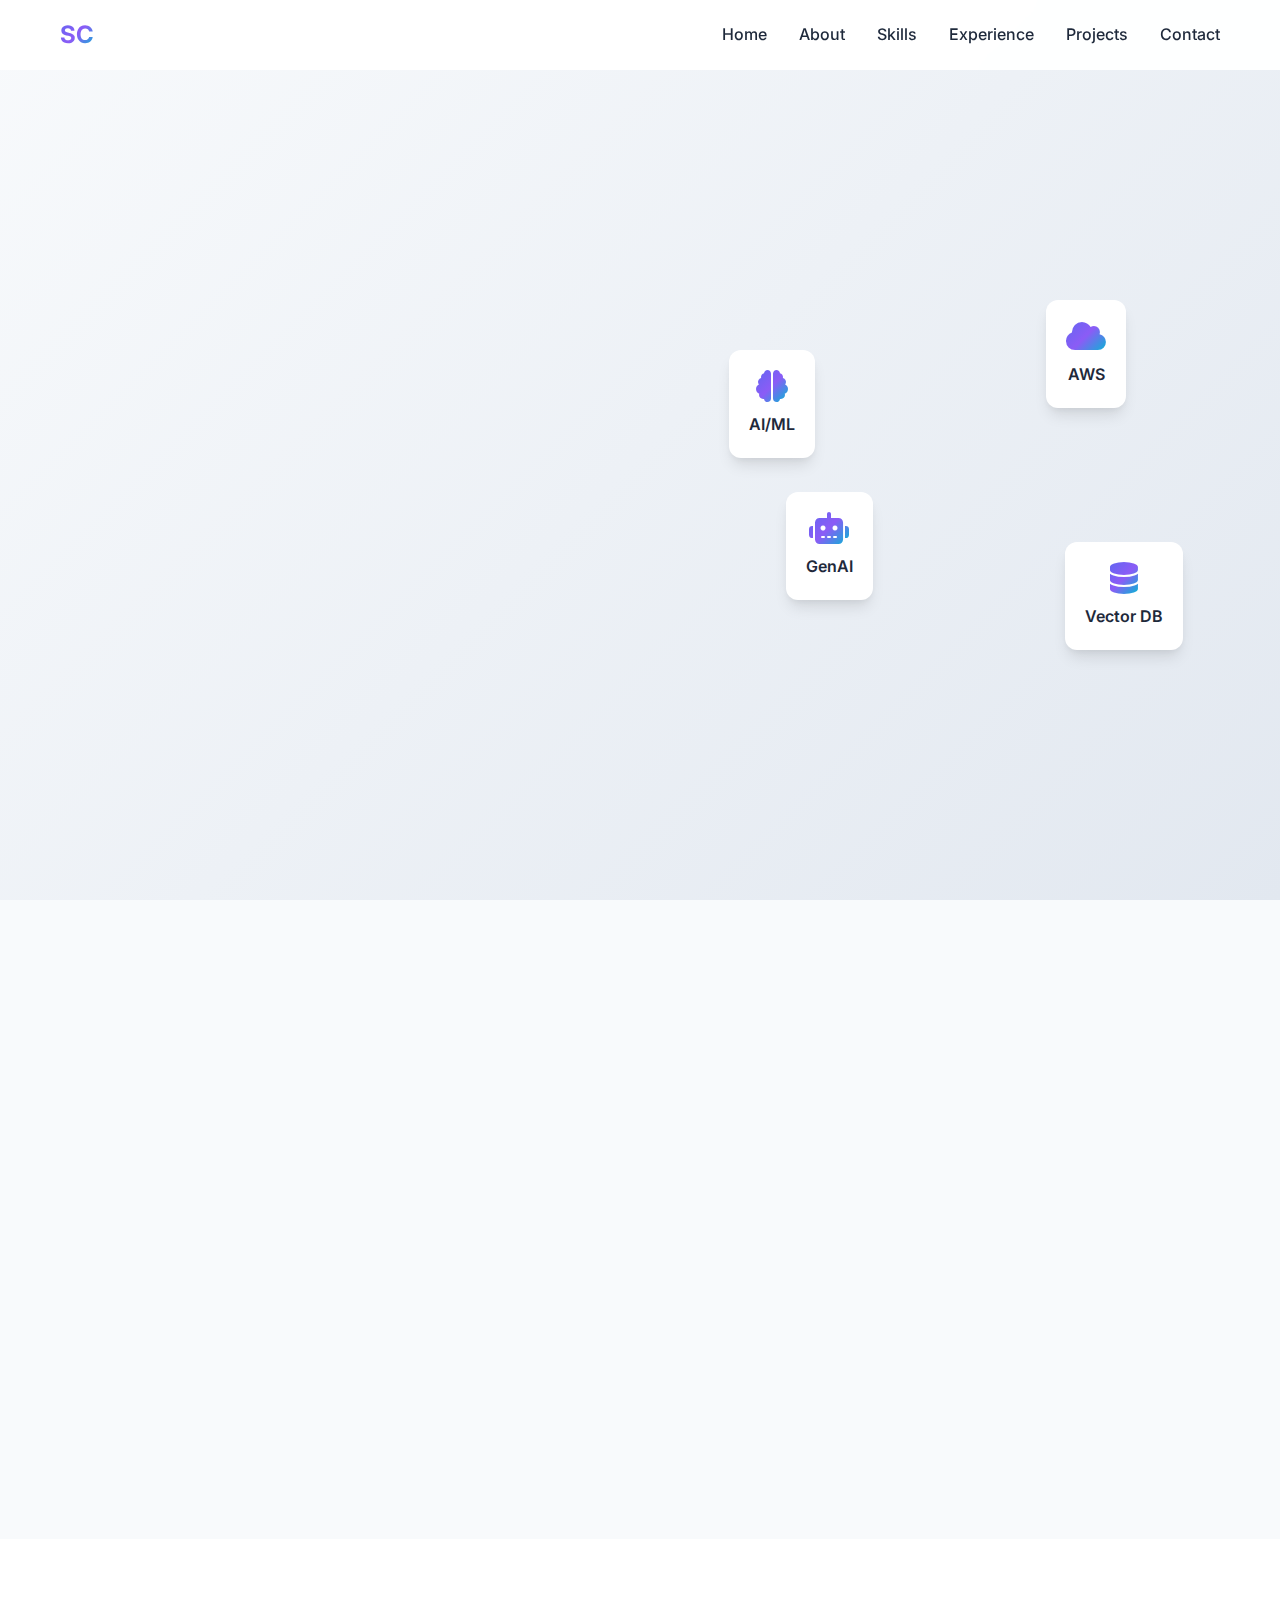
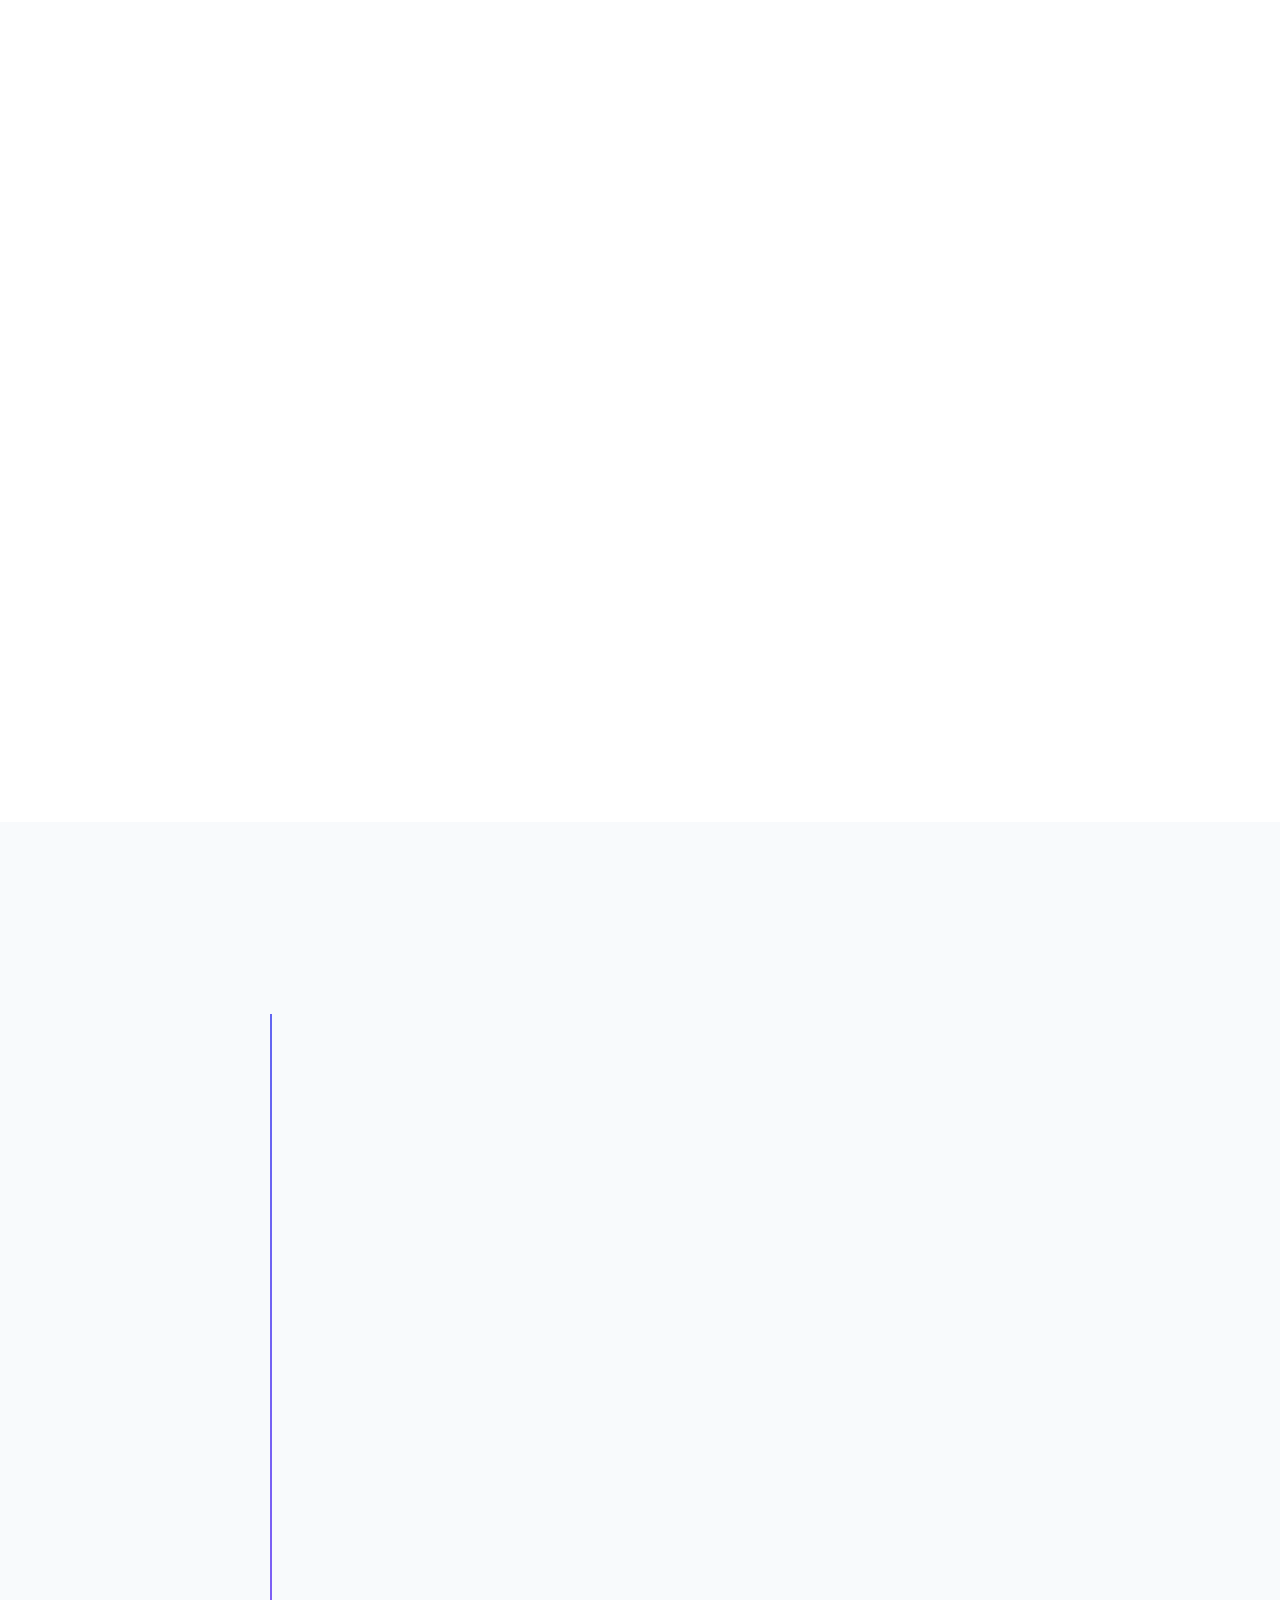
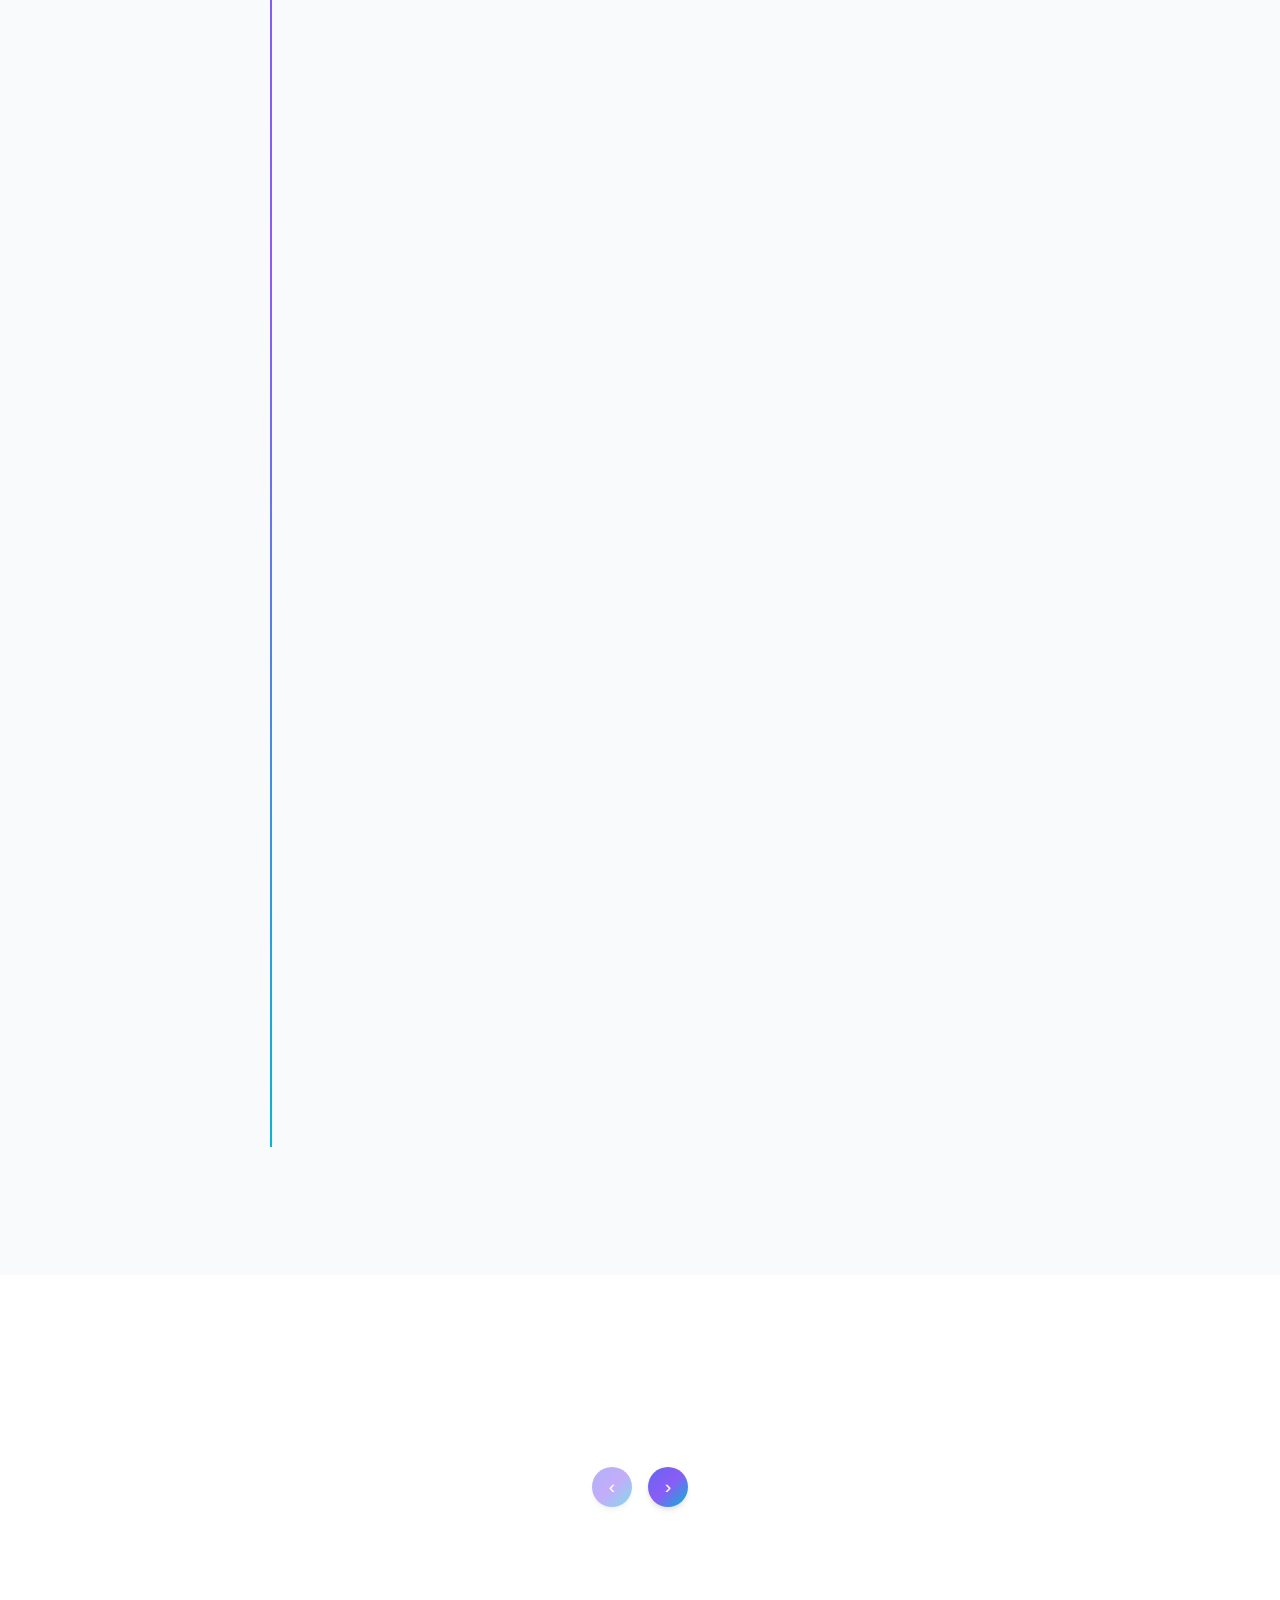
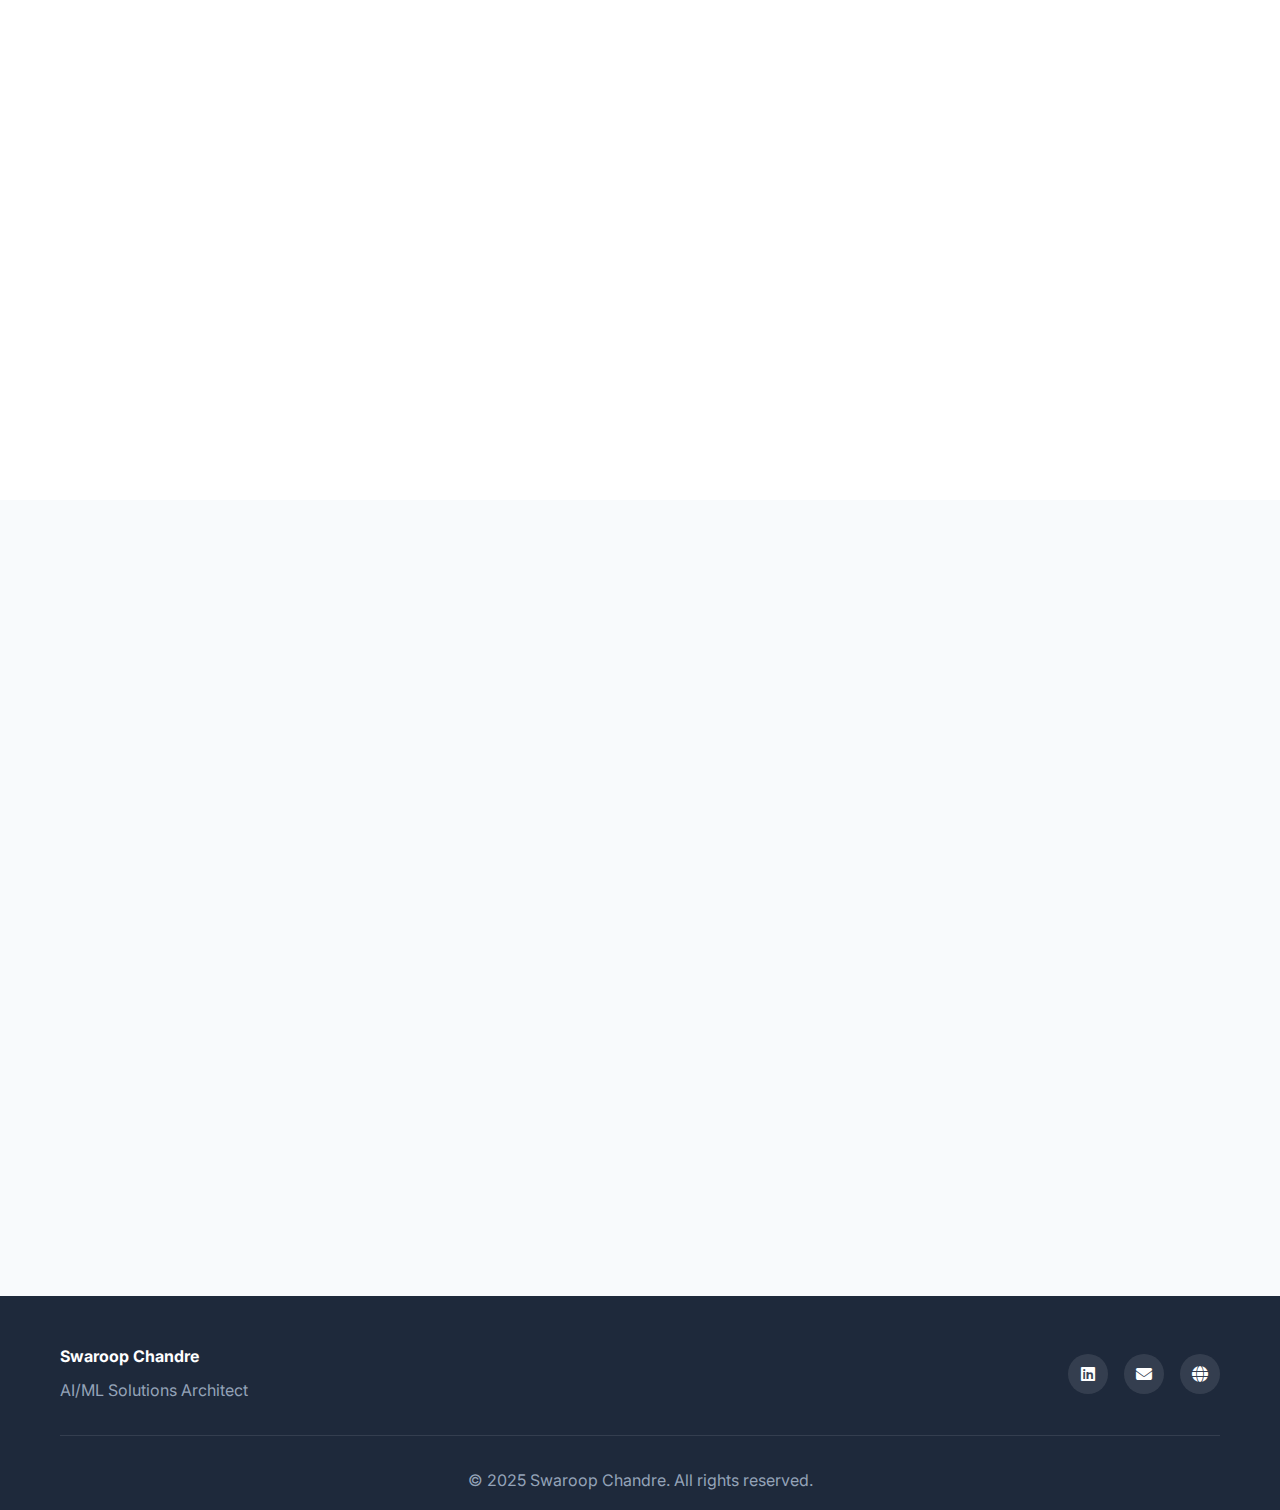
<file: index.html>
<!DOCTYPE html>
<html lang="en">
<head>
    <meta charset="UTF-8">
    <meta name="viewport" content="width=device-width, initial-scale=1.0">
    <title>Swaroop Chandre - AI/ML Solutions Architect</title>
    <link rel="stylesheet" href="style.css">
    <link href="https://fonts.googleapis.com/css2?family=Inter:wght@300;400;500;600;700&display=swap" rel="stylesheet">
    <link rel="stylesheet" href="https://cdnjs.cloudflare.com/ajax/libs/font-awesome/6.4.0/css/all.min.css">
</head>
<body>
    <!-- Navigation -->
    <nav class="navbar">
        <div class="nav-container">
            <div class="nav-logo">
                <a href="#home">SC</a>
            </div>
            <div class="nav-menu">
                <a href="#home" class="nav-link">Home</a>
                <a href="#about" class="nav-link">About</a>
                <a href="#skills" class="nav-link">Skills</a>
                <a href="#experience" class="nav-link">Experience</a>
                <a href="#projects" class="nav-link">Projects</a>
                <a href="#contact" class="nav-link">Contact</a>
            </div>
            <div class="hamburger">
                <span></span>
                <span></span>
                <span></span>
            </div>
        </div>
    </nav>

    <!-- Hero Section -->
    <section id="home" class="hero">
        <div class="hero-content">
            <div class="hero-text">
                <h1 class="hero-title">
                    <span class="text-reveal">Hi, I'm</span>
                    <span class="text-reveal gradient-text">Swaroop Chandre</span>
                </h1>
                <p class="hero-subtitle text-reveal">AI/ML Solutions Architect & Generative AI Specialist</p>
                <p class="hero-description text-reveal">Designing and developing scalable AI-powered systems that bridge technology and business goals. 9+ years of experience in building intelligent solutions across e-learning, media, and telecom domains.</p>
                <div class="hero-buttons text-reveal">
                    <a href="#projects" class="btn btn-primary">View My Work</a>
                    <a href="#contact" class="btn btn-secondary">Get In Touch</a>
                </div>
            </div>
            <div class="hero-visual">
                <div class="floating-elements">
                    <div class="floating-card" data-float="1">
                        <i class="fas fa-brain"></i>
                        <span>AI/ML</span>
                    </div>
                    <div class="floating-card" data-float="2">
                        <i class="fas fa-cloud"></i>
                        <span>AWS</span>
                    </div>
                    <div class="floating-card" data-float="3">
                        <i class="fas fa-robot"></i>
                        <span>GenAI</span>
                    </div>
                    <div class="floating-card" data-float="4">
                        <i class="fas fa-database"></i>
                        <span>Vector DB</span>
                    </div>
                </div>
            </div>
        </div>
    </section>

    <!-- About Section -->
    <section id="about" class="about">
        <div class="container">
            <h2 class="section-title fade-in">About Me</h2>
            <div class="about-content">
                <div class="about-text fade-in">
                    <p>I'm a passionate Solutions Architect and AI/ML Engineer with over 9 years of experience in designing and developing scalable systems. My expertise lies in building GenAI-powered platforms, intelligent search and recommendation engines, conversational AI agents, and real-time data pipelines.</p>
                    <p>Currently working as a Solutions Architect at Copieux Techknowledge Analytics, I specialize in combining solution design expertise with hands-on development to deliver scalable, innovative AI-driven applications.</p>
                    <div class="stats">
                        <div class="stat-item">
                            <span class="stat-number">9+</span>
                            <span class="stat-label">Years Experience</span>
                        </div>
                        <div class="stat-item">
                            <span class="stat-number">5+</span>
                            <span class="stat-label">Major Projects</span>
                        </div>
                        <div class="stat-item">
                            <span class="stat-number">3</span>
                            <span class="stat-label">Industries</span>
                        </div>
                    </div>
                </div>
                <div class="about-visual fade-in">
                    <div class="profile-card">
                        <div class="card-header">
                            <div class="profile-avatar">
                                <img src="profile_photo_linkedin.jpeg" alt="Swaroop Chandre" class="profile-avatar-img">
                            </div>
                            <div class="profile-info">
                                <h3>Swaroop Chandre</h3>
                                <p>Solutions Architect</p>
                            </div>
                        </div>
                        <div class="card-content">
                            <div class="contact-info">
                                <div class="contact-item">
                                    <i class="fas fa-phone"></i>
                                    <span>+91 8862083743</span>
                                </div>
                                <div class="contact-item">
                                    <i class="fas fa-envelope"></i>
                                    <span>chandreswaroop@gmail.com</span>
                                </div>
                                <div class="contact-item">
                                    <i class="fas fa-map-marker-alt"></i>
                                    <span>Pune, India</span>
                                </div>
                            </div>
                        </div>
                    </div>
                </div>
            </div>
        </div>
    </section>

    <!-- Skills Section -->
    <section id="skills" class="skills">
        <div class="container">
            <h2 class="section-title fade-in">Technical Skills</h2>
            <div class="skills-grid">
                <div class="skill-category fade-in">
                    <div class="category-header">
                        <i class="fas fa-brain"></i>
                        <h3>AI & Machine Learning</h3>
                    </div>
                    <div class="skill-tags">
                        <span class="skill-tag">Generative AI</span>
                        <span class="skill-tag">LLMs</span>
                        <span class="skill-tag">Agentic AI</span>
                        <span class="skill-tag">RAG</span>
                        <span class="skill-tag">Vector Databases</span>
                        <span class="skill-tag">MLOps</span>
                        <span class="skill-tag">LangChain</span>
                        <span class="skill-tag">CrewAI</span>
                    </div>
                </div>
                
                <div class="skill-category fade-in">
                    <div class="category-header">
                        <i class="fas fa-code"></i>
                        <h3>Programming & Frameworks</h3>
                    </div>
                    <div class="skill-tags">
                        <span class="skill-tag">Python</span>
                        <span class="skill-tag">FastAPI</span>
                        <span class="skill-tag">Pydantic</span>
                        <span class="skill-tag">Locust</span>
                    </div>
                </div>

                <div class="skill-category fade-in">
                    <div class="category-header">
                        <i class="fas fa-cloud"></i>
                        <h3>Cloud & Services</h3>
                    </div>
                    <div class="skill-tags">
                        <span class="skill-tag">AWS</span>
                        <span class="skill-tag">Amazon Bedrock</span>
                        <span class="skill-tag">Lambda</span>
                        <span class="skill-tag">EKS</span>
                        <span class="skill-tag">CloudFormation</span>
                        <span class="skill-tag">API Gateway</span>
                    </div>
                </div>

                <div class="skill-category fade-in">
                    <div class="category-header">
                        <i class="fas fa-database"></i>
                        <h3>Databases & Messaging</h3>
                    </div>
                    <div class="skill-tags">
                        <span class="skill-tag">MySQL</span>
                        <span class="skill-tag">PostgreSQL</span>
                        <span class="skill-tag">MongoDB</span>
                        <span class="skill-tag">Qdrant</span>
                        <span class="skill-tag">FAISS</span>
                        <span class="skill-tag">Kafka</span>
                    </div>
                </div>

                <div class="skill-category fade-in">
                    <div class="category-header">
                        <i class="fas fa-chart-line"></i>
                        <h3>Big Data and Analytics</h3>
                    </div>
                    <div class="skill-tags">
                        <span class="skill-tag">Apache Spark</span>
                        <span class="skill-tag">HDFS</span>
                        <span class="skill-tag">Pysark</span>
                        <span class="skill-tag">Streaming</span>
                    </div>
                </div>

                <div class="skill-category fade-in">
                    <div class="category-header">
                        <i class="fas fa-briefcase"></i>
                        <h3>Leadership And Management</h3>
                    </div>
                    <div class="skill-tags">
                        <span class="skill-tag">Team Leadership</span>
                        <span class="skill-tag">Project Management</span>
                        <span class="skill-tag">Strategic Planning</span>
                    </div>
                </div>
            </div>
        </div>
    </section>

    <!-- Experience Section -->
    <section id="experience" class="experience">
        <div class="container">
            <h2 class="section-title fade-in">Professional Experience</h2>
            <div class="timeline">
                <div class="timeline-item fade-in">
                    <div class="timeline-marker"></div>
                    <div class="timeline-content">
                        <div class="timeline-header">
                            <h3>Solutions Architect</h3>
                            <span class="company">Copieux Techknowledge Analytics PVT</span>
                            <span class="period">July 2024 – Present</span>
                        </div>
                        <p>Specializing in building Generative AI solutions, combining expertise in solution design with hands-on development to deliver scalable, innovative AI-driven applications.</p>
                    </div>
                </div>

                <div class="timeline-item fade-in">
                    <div class="timeline-marker"></div>
                    <div class="timeline-content">
                        <div class="timeline-header">
                            <h3>Manager</h3>
                            <span class="company">Sony Pictures Networks</span>
                            <span class="period">May 2023 – July 2024</span>
                        </div>
                        <p>Building scalable, AI-powered search and recommendation solutions at Sony LIV, leveraging data science and engineering to deliver relevant, engaging, and seamless content experiences.</p>
                    </div>
                </div>

                <div class="timeline-item fade-in">
                    <div class="timeline-marker"></div>
                    <div class="timeline-content">
                        <div class="timeline-header">
                            <h3>Senior Software Engineer</h3>
                            <span class="company">ACL Digital</span>
                            <span class="period">Mar 2022 – Jan 2023</span>
                        </div>
                        <p>Leading the design and development of scalable, high-performance software solutions, mentoring teams, and driving end-to-end delivery from architecture to deployment.</p>
                    </div>
                </div>

                <div class="timeline-item fade-in">
                    <div class="timeline-marker"></div>
                    <div class="timeline-content">
                        <div class="timeline-header">
                            <h3>Data Engineer</h3>
                            <span class="company">Connexxion Tech</span>
                            <span class="period">Nov 2019 – Mar 2022</span>
                        </div>
                        <p>Designing and maintaining scalable data pipelines and platforms for the telecom domain, enabling advanced analytics on network telecom data.</p>
                    </div>
                </div>

                <div class="timeline-item fade-in">
                    <div class="timeline-marker"></div>
                    <div class="timeline-content">
                        <div class="timeline-header">
                            <h3>Big Data Engineer</h3>
                            <span class="company">Infinity Labs</span>
                            <span class="period">Jul 2017 – Nov 2019</span>
                        </div>
                        <p>Designing and maintaining scalable data pipelines and platforms for the telecom domain, enabling advanced analytics on network telecom data. Working with big data, streaming technologies to deliver high-quality, real-time insights for network optimization and business growth.</p>
                    </div>
                </div>

                <div class="timeline-item fade-in">
                    <div class="timeline-marker"></div>
                    <div class="timeline-content">
                        <div class="timeline-header">
                            <h3>Software Design Engineer</h3>
                            <span class="company">Scandid</span>
                            <span class="period">Apr 2016 – Jul 2017</span>
                        </div>
                        <p>Primarily worked on developing Scandid back-end and infrastructural services. Maintenance of Cloud based Servers on which entire back-end infrastructure was based, maintaining daily processes on them. Building enhanced features, solving bugs.</p>
                    </div>
                </div>
            </div>
        </div>
    </section>

    <!-- Projects Section -->
    <section id="projects" class="projects">
        <div class="container">
            <h2 class="section-title fade-in">Featured Projects</h2>
            <div class="projects-container">
                <div class="projects-nav">
                    <button class="nav-btn" id="projects-prev">‹</button>
                    <button class="nav-btn" id="projects-next">›</button>
                </div>
                <div class="projects-grid" id="projects-grid">
                <a href="project-mycareernext.html" class="project-card fade-in">
                    <div class="project-header">
                        <h3>myCareerNext</h3>
                        <div class="project-tags">
                            <span>GenAI</span>
                            <span>AWS Bedrock</span>
                            <span>RAG</span>
                        </div>
                    </div>
                    <p>Led architecture and development of an AI-powered e-learning platform with career roadmapping, mock interviews, and intelligent recommendations.</p>
                    <div class="project-features">
                        <div class="feature">
                            <i class="fas fa-robot"></i>
                            <span>AI Interview Platform</span>
                        </div>
                        <div class="feature">
                            <i class="fas fa-search"></i>
                            <span>In-Video Search (RAG)</span>
                        </div>
                        <div class="feature">
                            <i class="fas fa-comments"></i>
                            <span>Conversational Help Bot</span>
                        </div>
                    </div>
                </a>

                <a href="project-intelligent-search.html" class="project-card fade-in">
                    <div class="project-header">
                        <h3>Intelligent Search & Personalization</h3>
                        <div class="project-tags">
                            <span>Elasticsearch</span>
                            <span>ML</span>
                            <span>NLP</span>
                        </div>
                    </div>
                    <p>Built intelligent search and recommendation systems for Sony's digital media ecosystem, enhancing content discovery and user engagement.</p>
                    <div class="project-features">
                        <div class="feature">
                            <i class="fas fa-brain"></i>
                            <span>Semantic Search</span>
                        </div>
                        <div class="feature">
                            <i class="fas fa-user-cog"></i>
                            <span>Personalization Engine</span>
                        </div>
                        <div class="feature">
                            <i class="fas fa-chart-line"></i>
                            <span>ML-driven Recommendations</span>
                        </div>
                    </div>
                </a>

                <a href="project-border-network-gateway.html" class="project-card fade-in">
                    <div class="project-header">
                        <h3>Border Network Gateway KPIs</h3>
                        <div class="project-tags">
                            <span>Kafka</span>
                            <span>PySpark</span>
                            <span>Real-time</span>
                        </div>
                    </div>
                    <p>Designed telemetry-driven system for real-time monitoring of Border Network Gateway KPIs at Jio Broadband with high-volume data processing.</p>
                    <div class="project-features">
                        <div class="feature">
                            <i class="fas fa-stream"></i>
                            <span>Real-time Telemetry</span>
                        </div>
                        <div class="feature">
                            <i class="fas fa-tachometer-alt"></i>
                            <span>Performance Monitoring</span>
                        </div>
                        <div class="feature">
                            <i class="fas fa-bell"></i>
                            <span>Alert System</span>
                        </div>
                    </div>
                </a>

                <a href="project-syslogs-fault-analytics.html" class="project-card fade-in">
                    <div class="project-header">
                        <h3>Syslogs Fault Analytics</h3>
                        <div class="project-tags">
                            <span>Kafka</span>
                            <span>PySpark</span>
                            <span>MySQL</span>
                            <span>Docker</span>
                        </div>
                    </div>
                    <p>Designed and implemented a comprehensive data pipeline for processing syslogs and fault data across Jio's pan-India Cisco network devices with real-time analytics and alerting capabilities.</p>
                    <div class="project-features">
                        <div class="feature">
                            <i class="fas fa-database"></i>
                            <span>Syslog Data Processing</span>
                        </div>
                        <div class="feature">
                            <i class="fas fa-stream"></i>
                            <span>Real-time Log Ingestion</span>
                        </div>
                        <div class="feature">
                            <i class="fas fa-exclamation-triangle"></i>
                            <span>Fault Detection & Alerts</span>
                        </div>
                    </div>
                </a>
                </div>
            </div>
        </div>
    </section>

    <!-- Contact Section -->
    <section id="contact" class="contact">
        <div class="container">
            <h2 class="section-title fade-in">Let's Connect</h2>
            <div class="contact-content">
                <div class="contact-info fade-in">
                    <h3>Get In Touch</h3>
                    <p>I'm always interested in discussing new opportunities, innovative projects, and collaborations in AI/ML and solution architecture.</p>
                    
                    <div class="contact-methods">
                        <a href="mailto:chandreswaroop@gmail.com" class="contact-method">
                            <i class="fas fa-envelope"></i>
                            <div>
                                <span>Email</span>
                                <p>chandreswaroop@gmail.com</p>
                            </div>
                        </a>
                        
                        <a href="tel:+918862083743" class="contact-method">
                            <i class="fas fa-phone"></i>
                            <div>
                                <span>Phone</span>
                                <p>+91 8862083743</p>
                            </div>
                        </a>
                        
                        <a href="https://www.linkedin.com/in/swaroop-chandre-02026baa/" target="_blank" class="contact-method">
                            <i class="fab fa-linkedin"></i>
                            <div>
                                <span>LinkedIn</span>
                                <p>Connect with me</p>
                            </div>
                        </a>
                        
                        <a href="http://swaroopchandre.com/" target="_blank" class="contact-method">
                            <i class="fas fa-globe"></i>
                            <div>
                                <span>Website</span>
                                <p>swaroopchandre.com</p>
                            </div>
                        </a>
                    </div>
                </div>
                
                <div class="contact-visual fade-in">
                    <div class="contact-card">
                        <div class="card-glow"></div>
                        <div class="card-content">
                            <div class="availability-status">
                                <div class="status-indicator"></div>
                                <span>Available for new projects</span>
                            </div>
                            <h4>Ready to collaborate on your next AI/ML project?</h4>
                            <p>Let's discuss how we can bring your ideas to life with cutting-edge AI solutions.</p>
                        </div>
                    </div>
                </div>
            </div>
        </div>
    </section>

    <!-- Footer -->
    <footer class="footer">
        <div class="container">
            <div class="footer-content">
                <div class="footer-left">
                    <h4>Swaroop Chandre</h4>
                    <p>AI/ML Solutions Architect</p>
                </div>
                <div class="footer-right">
                    <div class="social-links">
                        <a href="https://www.linkedin.com/in/swaroop-chandre-02026baa/" target="_blank">
                            <i class="fab fa-linkedin"></i>
                        </a>
                        <a href="mailto:chandreswaroop@gmail.com">
                            <i class="fas fa-envelope"></i>
                        </a>
                        <a href="http://swaroopchandre.com/" target="_blank">
                            <i class="fas fa-globe"></i>
                        </a>
                    </div>
                </div>
            </div>
            <div class="footer-bottom">
                <p>&copy; 2025 Swaroop Chandre. All rights reserved.</p>
            </div>
        </div>
    </footer>

    <script src="script.js"></script>
</body>
</html>
</file>
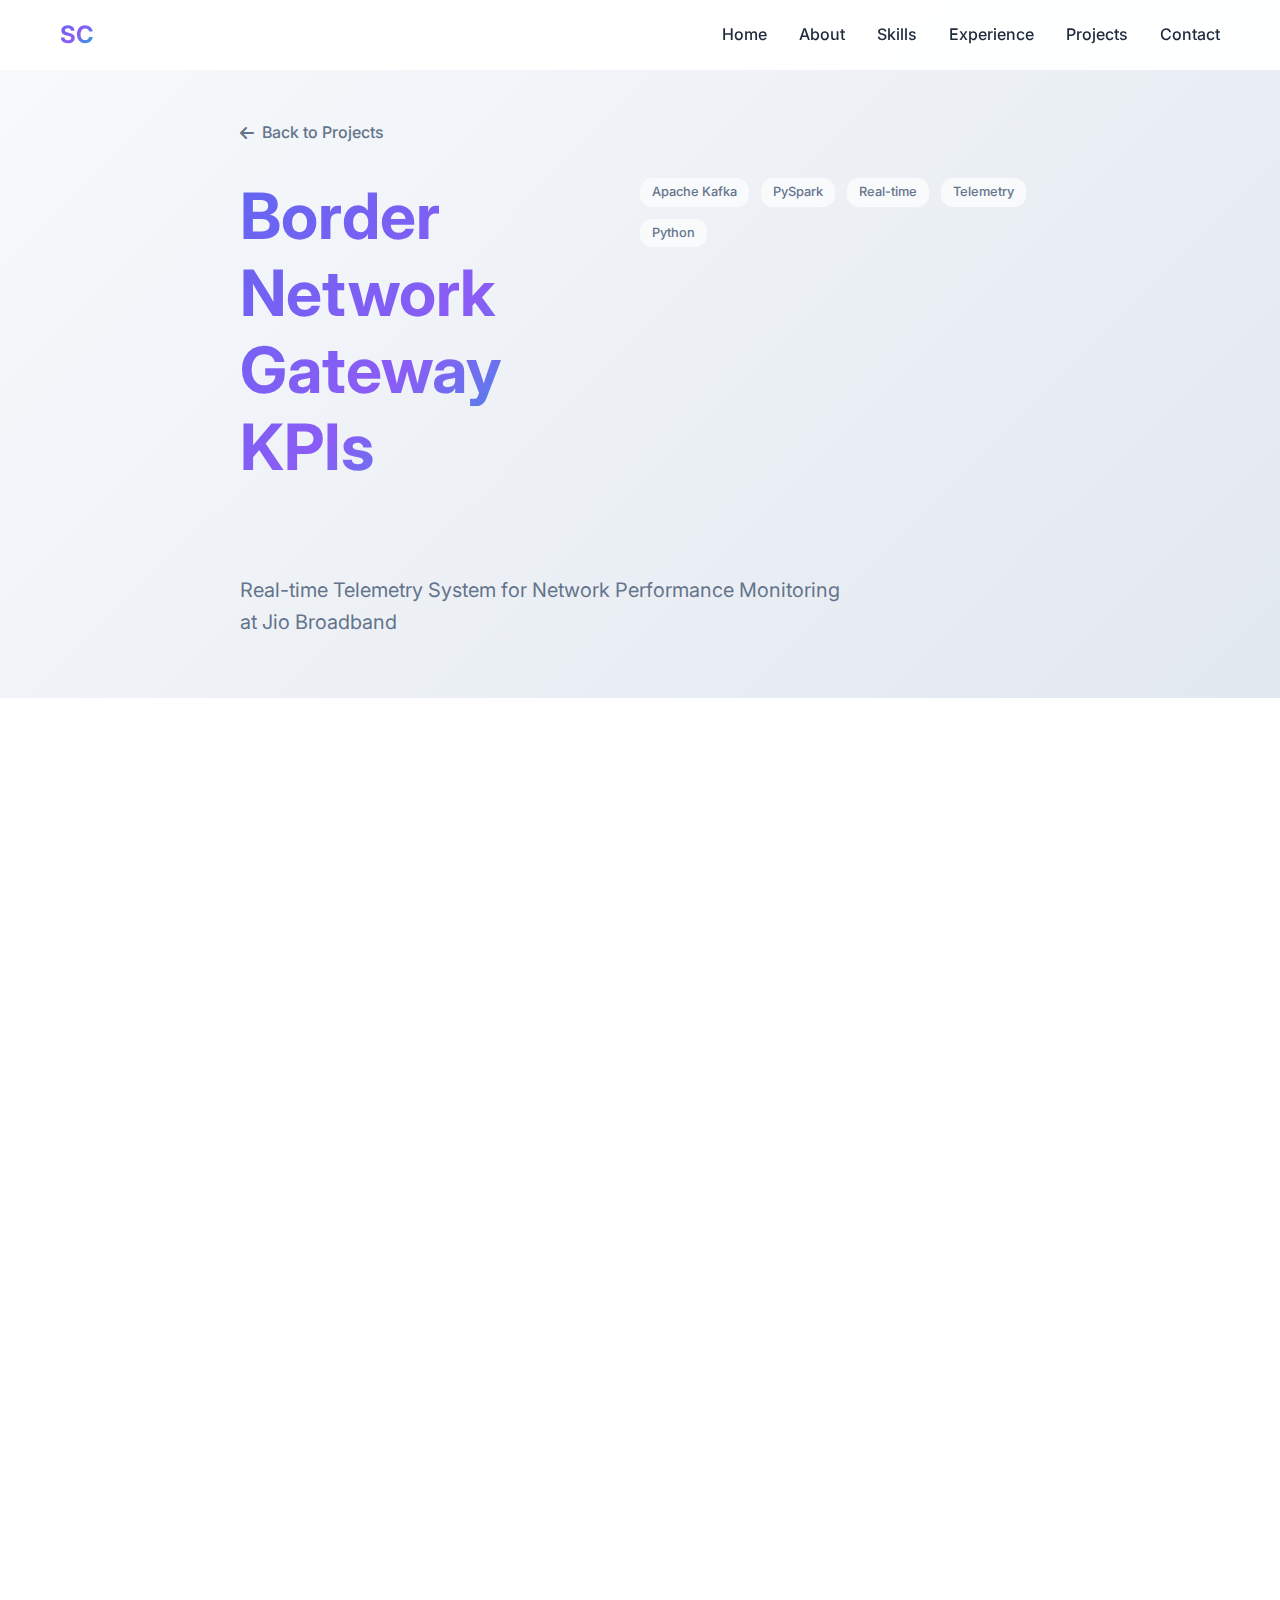
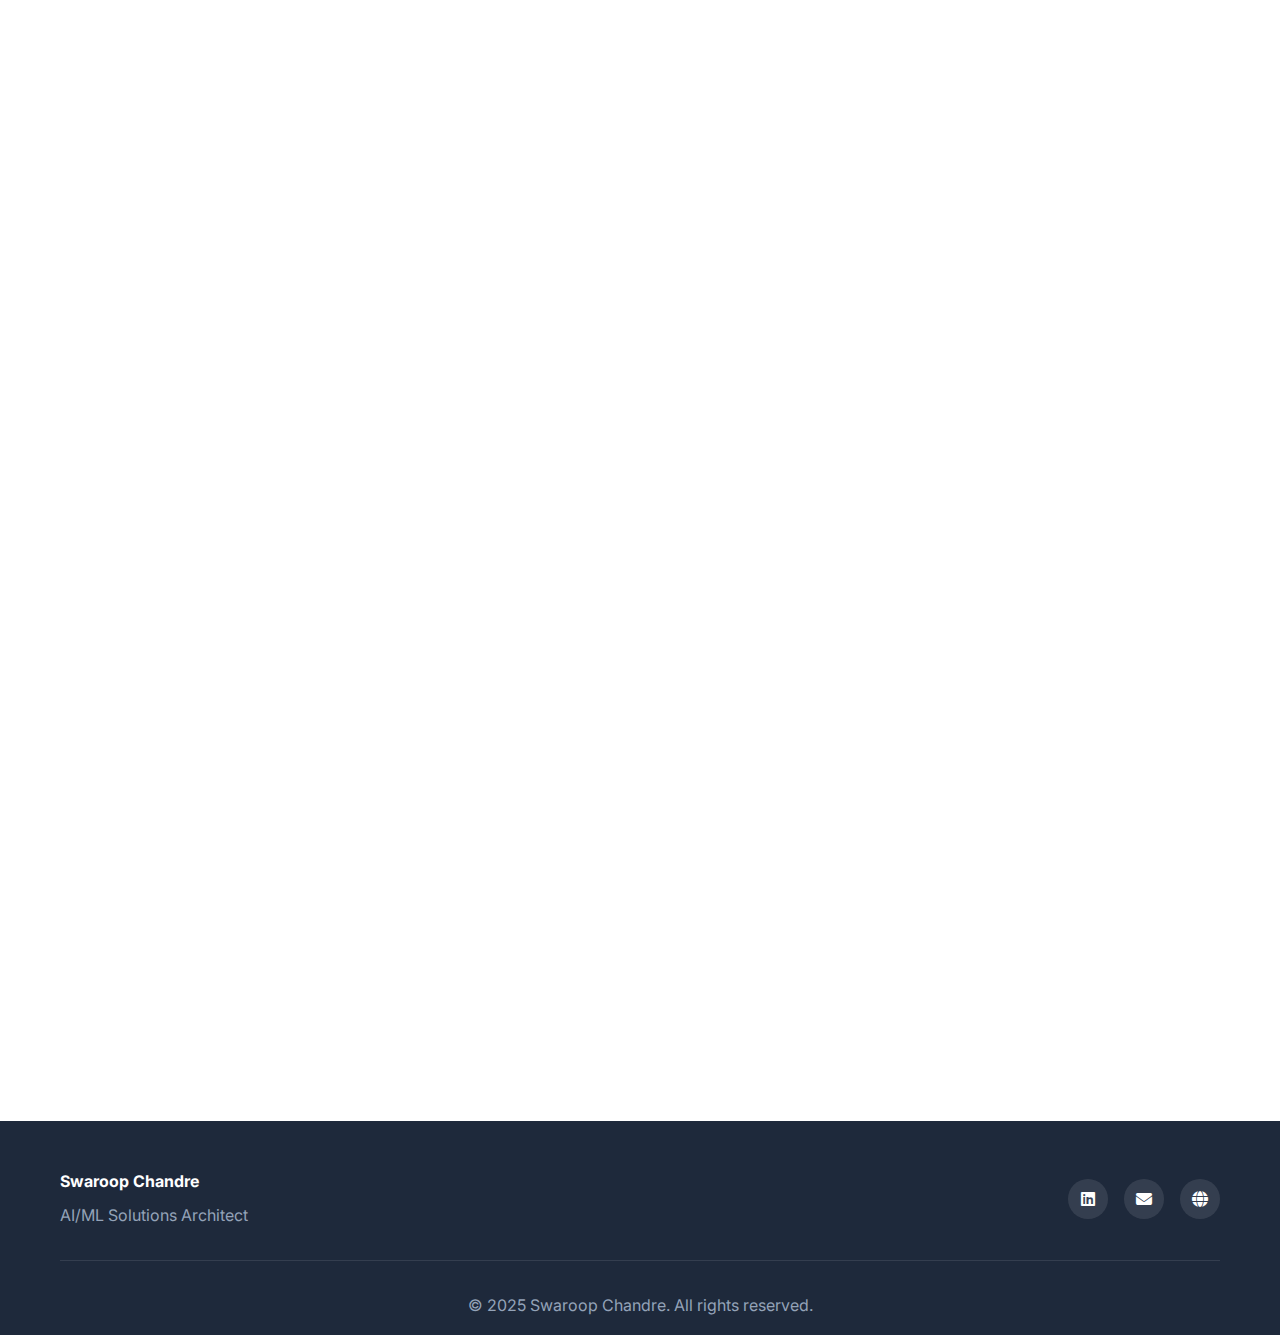
<file: project-border-network-gateway.html>
<!DOCTYPE html>
<html lang="en">
<head>
    <meta charset="UTF-8">
    <meta name="viewport" content="width=device-width, initial-scale=1.0">
    <title>Border Network Gateway KPIs - Swaroop Chandre</title>
    <link rel="stylesheet" href="style.css">
    <link href="https://fonts.googleapis.com/css2?family=Inter:wght@300;400;500;600;700&display=swap" rel="stylesheet">
    <link rel="stylesheet" href="https://cdnjs.cloudflare.com/ajax/libs/font-awesome/6.4.0/css/all.min.css">
</head>
<body>
    <!-- Navigation -->
    <nav class="navbar">
        <div class="nav-container">
            <div class="nav-logo">
                <a href="index.html">SC</a>
            </div>
            <div class="nav-menu">
                <a href="index.html" class="nav-link">Home</a>
                <a href="index.html#about" class="nav-link">About</a>
                <a href="index.html#skills" class="nav-link">Skills</a>
                <a href="index.html#experience" class="nav-link">Experience</a>
                <a href="index.html#projects" class="nav-link">Projects</a>
                <a href="index.html#contact" class="nav-link">Contact</a>
            </div>
            <div class="hamburger">
                <span></span>
                <span></span>
                <span></span>
            </div>
        </div>
    </nav>

    <!-- Project Hero Section -->
    <section class="project-hero">
        <div class="container">
            <div class="project-breadcrumb">
                <a href="index.html#projects" class="breadcrumb-link">
                    <i class="fas fa-arrow-left"></i> Back to Projects
                </a>
            </div>
            <div class="project-hero-content">
                <div class="project-header">
                    <h1 class="project-title gradient-text">Border Network Gateway KPIs</h1>
                    <div class="project-tags">
                        <span class="project-tag">Apache Kafka</span>
                        <span class="project-tag">PySpark</span>
                        <span class="project-tag">Real-time</span>
                        <span class="project-tag">Telemetry</span>
                        <span class="project-tag">Python</span>
                    </div>
                </div>
                <p class="project-subtitle">Real-time Telemetry System for Network Performance Monitoring at Jio Broadband</p>
            </div>
        </div>
    </section>

    <!-- Project Details -->
    <section class="project-details">
        <div class="container">
            <div class="details-grid">
                <!-- Project Objective -->
                <div class="detail-card fade-in">
                    <div class="detail-header">
                        <i class="fas fa-bullseye"></i>
                        <h3>Project Objective</h3>
                    </div>
                    <div class="detail-content">
                        <p>To design and implement a comprehensive real-time monitoring system for Border Network Gateway (BNG) Key Performance Indicators (KPIs) at Jio Broadband, enabling proactive network management and performance optimization through telemetry-driven insights.</p>
                        <ul>
                            <li>Build real-time telemetry data processing pipeline for network KPIs</li>
                            <li>Implement high-volume data ingestion and processing capabilities</li>
                            <li>Create automated alerting system for network performance anomalies</li>
                            <li>Develop comprehensive monitoring dashboards for network operations</li>
                        </ul>
                    </div>
                </div>

                <!-- Project Description -->
                <div class="detail-card fade-in">
                    <div class="detail-header">
                        <i class="fas fa-file-alt"></i>
                        <h3>Project Description</h3>
                    </div>
                    <div class="detail-content">
                        <p>The Border Network Gateway KPIs project established a robust telemetry-driven monitoring system for Jio Broadband's network infrastructure. The system processes millions of telemetry data points in real-time to provide comprehensive insights into network performance, enabling proactive maintenance and optimization.</p>
                        <div class="feature-list">
                            <div class="feature-item">
                                <i class="fas fa-stream"></i>
                                <div>
                                    <h4>Real-time Telemetry Processing</h4>
                                    <p>High-throughput data pipeline processing network telemetry data from thousands of BNG devices across the Jio network infrastructure.</p>
                                </div>
                            </div>
                            <div class="feature-item">
                                <i class="fas fa-tachometer-alt"></i>
                                <div>
                                    <h4>Performance Monitoring</h4>
                                    <p>Comprehensive KPI tracking including bandwidth utilization, latency metrics, packet loss rates, and connection statistics.</p>
                                </div>
                            </div>
                            <div class="feature-item">
                                <i class="fas fa-bell"></i>
                                <div>
                                    <h4>Intelligent Alert System</h4>
                                    <p>Machine learning-based anomaly detection and automated alerting for network performance issues and potential failures.</p>
                                </div>
                            </div>
                            <div class="feature-item">
                                <i class="fas fa-chart-area"></i>
                                <div>
                                    <h4>Analytics Dashboard</h4>
                                    <p>Real-time visualization dashboards providing network operators with actionable insights and historical trend analysis.</p>
                                </div>
                            </div>
                        </div>
                    </div>
                </div>

                <!-- Technical Stack -->
                <div class="detail-card fade-in">
                    <div class="detail-header">
                        <i class="fas fa-code"></i>
                        <h3>Technical Stack</h3>
                    </div>
                    <div class="detail-content">
                        <div class="tech-categories">
                            <div class="tech-category">
                                <h4>Stream Processing</h4>
                                <div class="tech-tags">
                                    <span class="tech-tag">Apache Kafka</span>
                                    <span class="tech-tag">Apache Spark Streaming</span>
                                    <span class="tech-tag">PySpark</span>
                                </div>
                            </div>
                            <div class="tech-category">
                                <h4>Data Processing & Analytics</h4>
                                <div class="tech-tags">
                                    <span class="tech-tag">Apache Spark</span>
                                    <span class="tech-tag">Pandas</span>
                                    <span class="tech-tag">NumPy</span>
                                    <span class="tech-tag">scikit-learn</span>
                                </div>
                            </div>
                            <div class="tech-category">
                                <h4>Storage & Database</h4>
                                <div class="tech-tags">
                                    <span class="tech-tag">HDFS</span>
                                    <span class="tech-tag">Mysql</span>
                                    <span class="tech-tag">MongoDB</span>
                                    <span class="tech-tag">Redis</span>
                                </div>
                            </div>
                            <div class="tech-category">
                                <h4>Monitoring & Visualization</h4>
                                <div class="tech-tags">
                                    <span class="tech-tag">Logstash</span>
                                    <span class="tech-tag">Syslogs</span>
                                    <span class="tech-tag">ELK Stack</span>
                                </div>
                            </div>
                        </div>
                    </div>
                </div>

                <!-- My Contribution -->
                <div class="detail-card fade-in">
                    <div class="detail-header">
                        <i class="fas fa-user-cog"></i>
                        <h3>My Contribution</h3>
                    </div>
                    <div class="detail-content">
                        <div class="contribution-list">
                            <div class="contribution-item">
                                <h4>System Architecture Design</h4>
                                <p>Designed the complete telemetry processing architecture including data ingestion, stream processing, storage, and visualization layers for handling high-volume network data.</p>
                            </div>
                            <div class="contribution-item">
                                <h4>Real-time Data Pipeline Development</h4>
                                <p>Built robust Kafka-based streaming pipelines with python consumers for real-time processing of network telemetry data from thousands of BNG devices.</p>
                            </div>
                            <div class="contribution-item">
                                <h4>KPI Calculation Engine</h4>
                                <p>Developed complex algorithms for calculating network performance KPIs including bandwidth utilization, latency percentiles, and availability metrics.</p>
                            </div>
                            <div class="contribution-item">
                                <h4>Anomaly Detection System</h4>
                                <p>Implemented anomaly detection algorithms to identify network performance issues and potential failures before they impact users.</p>
                            </div>
                            <div class="contribution-item">
                                <h4>Monitoring Dashboard Development</h4>
                                <p>Created comprehensive Grafana dashboards for real-time network monitoring, historical analysis, and operational insights for network engineering teams.</p>
                            </div>
                        </div>
                    </div>
                </div>

                <!-- Business Outcome -->
                <div class="detail-card fade-in">
                    <div class="detail-header">
                        <i class="fas fa-chart-line"></i>
                        <h3>Business Outcome</h3>
                    </div>
                    <div class="detail-content">
                        <div class="outcome-metrics">
                            <div class="metric-item">
                                <div class="metric-label">Faster Issue Detection</div>
                                <p>Real-time monitoring and alerting significantly reduced mean time to detection for network performance issues.</p>
                            </div>
                            <div class="metric-item">
                                <div class="metric-label">Reduced Network Downtime</div>
                                <p>Proactive monitoring and predictive alerts helped prevent network outages and minimize service disruptions.</p>
                            </div>
                            <div class="metric-item">
                                <div class="metric-label">System Availability</div>
                                <p>Robust architecture ensured high availability of the monitoring system even during peak network traffic periods.</p>
                            </div>
                        </div>
                        <div class="business-impact">
                            <h4>Key Business Impacts:</h4>
                            <ul>
                                <li><strong>Improved Network Reliability:</strong> Proactive monitoring and early warning systems significantly improved overall network stability and user experience</li>
                                <li><strong>Operational Efficiency:</strong> Automated monitoring and alerting reduced manual oversight requirements and enabled faster response times</li>
                                <li><strong>Cost Optimization:</strong> Predictive maintenance capabilities helped optimize network resource utilization and reduce operational costs</li>
                                <li><strong>Enhanced Decision Making:</strong> Real-time insights and historical analytics enabled data-driven network planning and capacity management</li>
                                <li><strong>Scalable Infrastructure:</strong> System designed to handle growing network infrastructure and increasing data volumes without performance degradation</li>
                            </ul>
                        </div>
                    </div>
                </div>
            </div>
        </div>
    </section>

    <!-- Footer -->
    <footer class="footer">
        <div class="container">
            <div class="footer-content">
                <div class="footer-left">
                    <h4>Swaroop Chandre</h4>
                    <p>AI/ML Solutions Architect</p>
                </div>
                <div class="footer-right">
                    <div class="social-links">
                        <a href="https://www.linkedin.com/in/swaroop-chandre-02026baa/" target="_blank">
                            <i class="fab fa-linkedin"></i>
                        </a>
                        <a href="mailto:chandreswaroop@gmail.com">
                            <i class="fas fa-envelope"></i>
                        </a>
                        <a href="http://swaroopchandre.com/" target="_blank">
                            <i class="fas fa-globe"></i>
                        </a>
                    </div>
                </div>
            </div>
            <div class="footer-bottom">
                <p>&copy; 2025 Swaroop Chandre. All rights reserved.</p>
            </div>
        </div>
    </footer>

    <script src="script.js"></script>
</body>
</html>
</file>
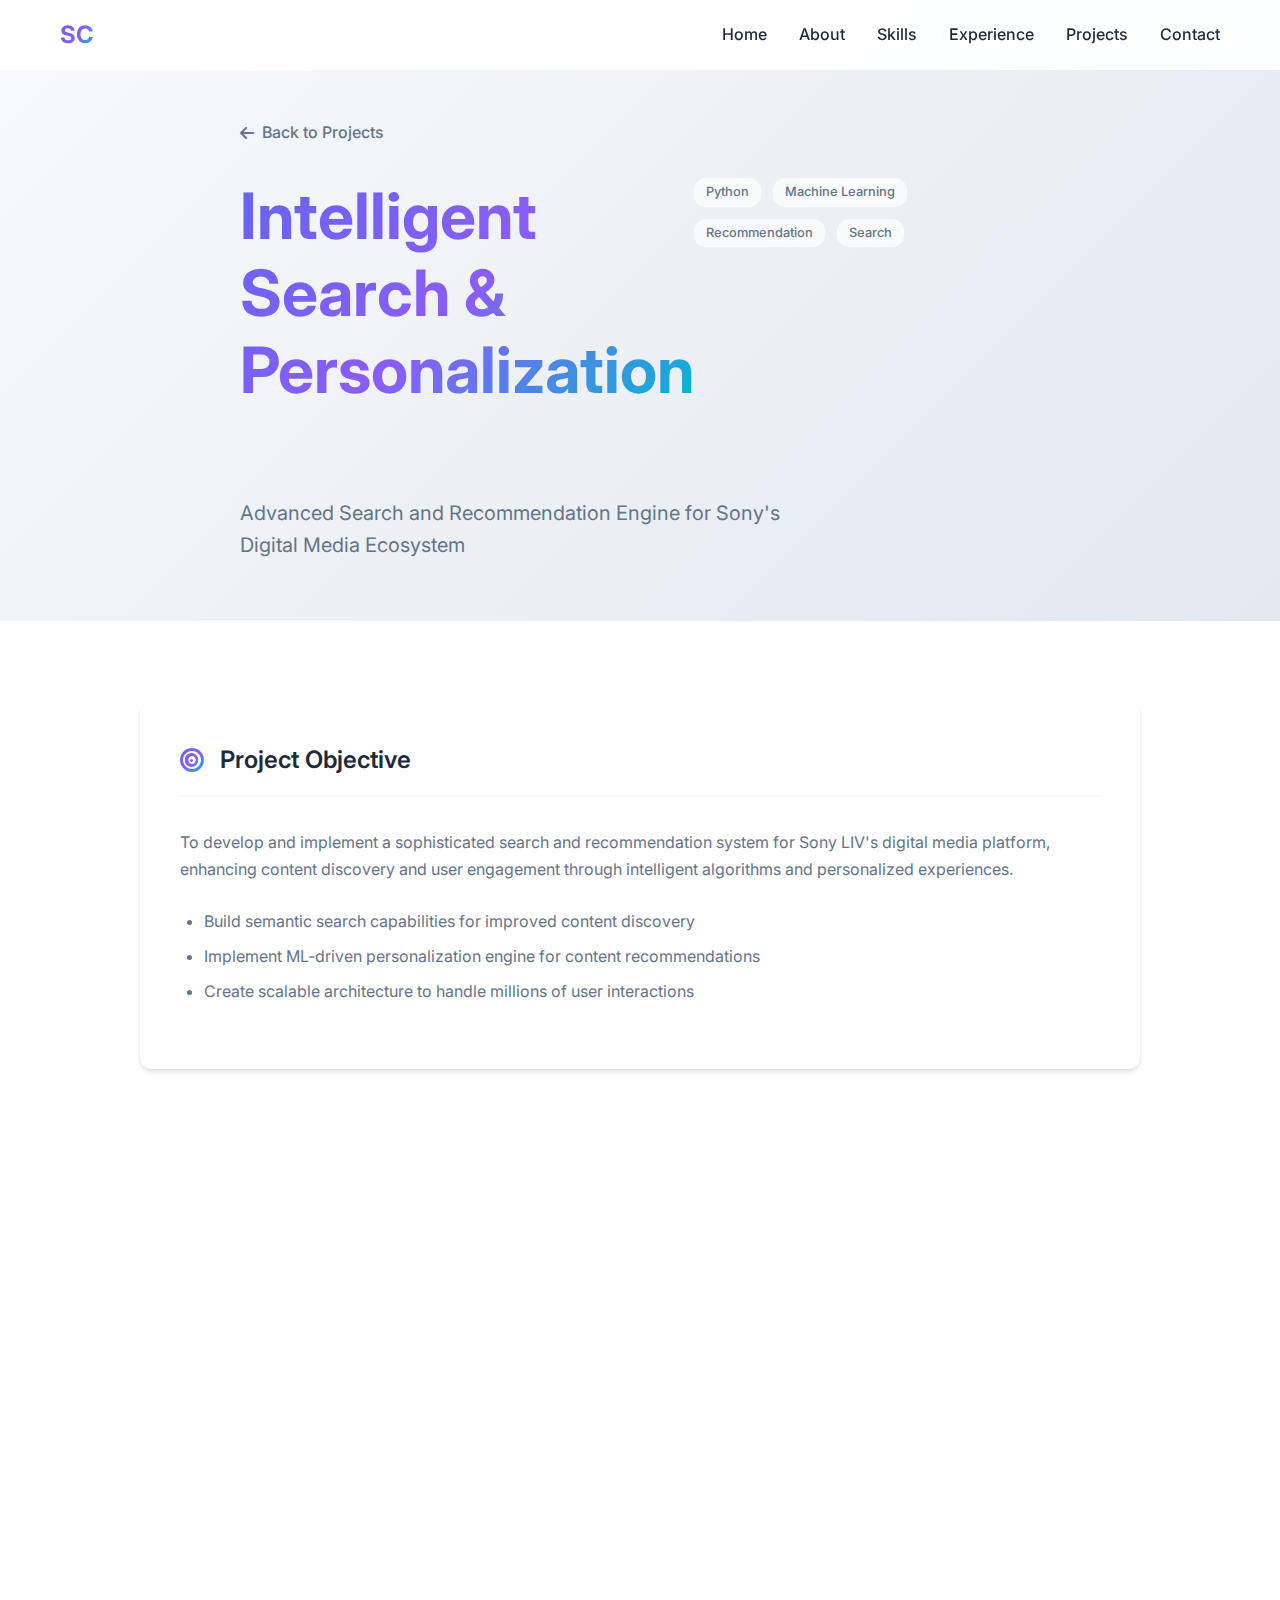
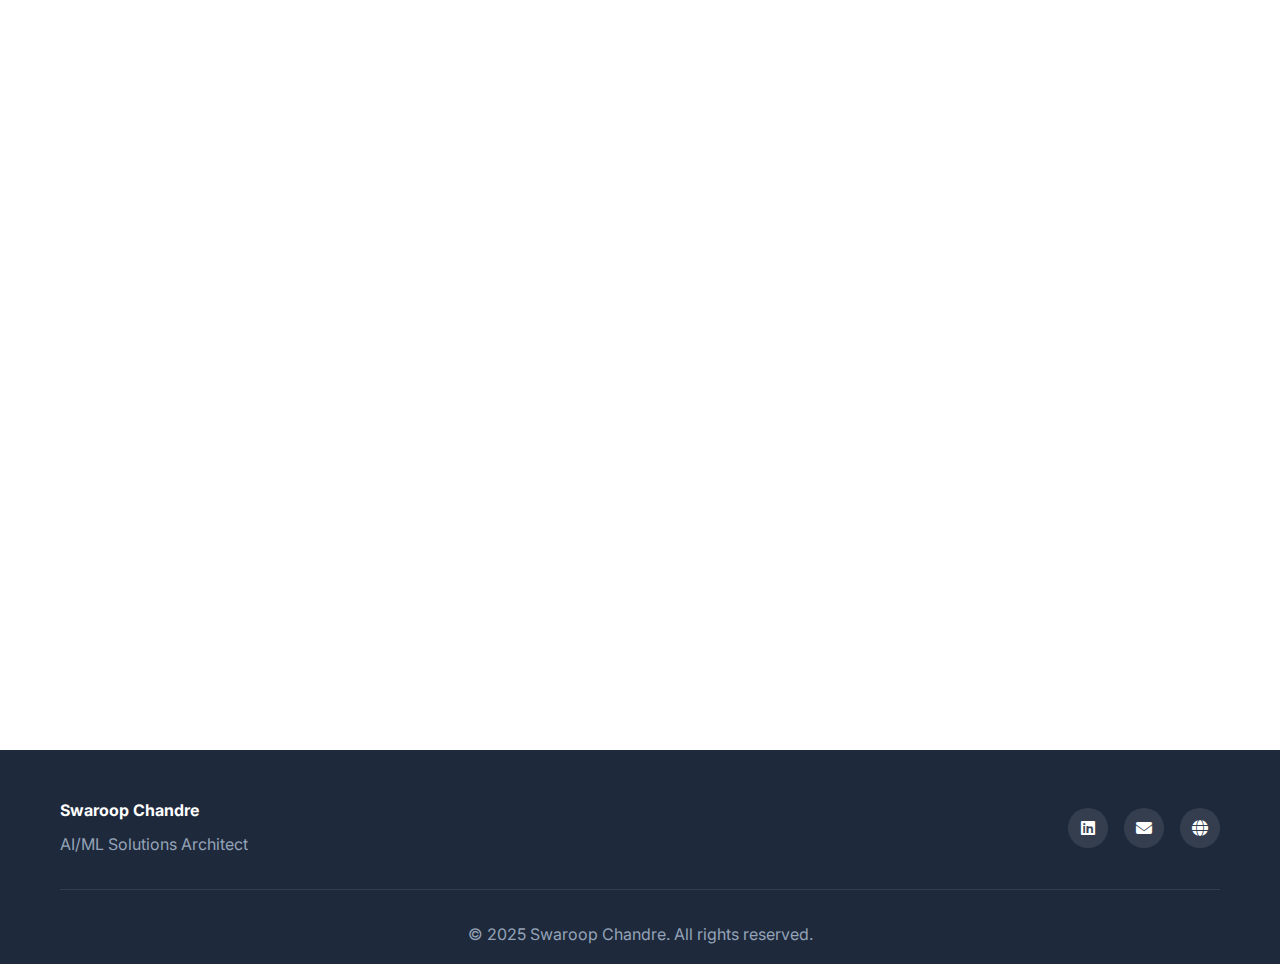
<file: project-intelligent-search.html>
<!DOCTYPE html>
<html lang="en">
<head>
    <meta charset="UTF-8">
    <meta name="viewport" content="width=device-width, initial-scale=1.0">
    <title>Intelligent Search & Personalization - Swaroop Chandre</title>
    <link rel="stylesheet" href="style.css">
    <link href="https://fonts.googleapis.com/css2?family=Inter:wght@300;400;500;600;700&display=swap" rel="stylesheet">
    <link rel="stylesheet" href="https://cdnjs.cloudflare.com/ajax/libs/font-awesome/6.4.0/css/all.min.css">
</head>
<body>
    <!-- Navigation -->
    <nav class="navbar">
        <div class="nav-container">
            <div class="nav-logo">
                <a href="index.html">SC</a>
            </div>
            <div class="nav-menu">
                <a href="index.html" class="nav-link">Home</a>
                <a href="index.html#about" class="nav-link">About</a>
                <a href="index.html#skills" class="nav-link">Skills</a>
                <a href="index.html#experience" class="nav-link">Experience</a>
                <a href="index.html#projects" class="nav-link">Projects</a>
                <a href="index.html#contact" class="nav-link">Contact</a>
            </div>
            <div class="hamburger">
                <span></span>
                <span></span>
                <span></span>
            </div>
        </div>
    </nav>

    <!-- Project Hero Section -->
    <section class="project-hero">
        <div class="container">
            <div class="project-breadcrumb">
                <a href="index.html#projects" class="breadcrumb-link">
                    <i class="fas fa-arrow-left"></i> Back to Projects
                </a>
            </div>
            <div class="project-hero-content">
                <div class="project-header">
                    <h1 class="project-title gradient-text">Intelligent Search & Personalization</h1>
                    <div class="project-tags">
                        <span class="project-tag">Python</span>
                        <span class="project-tag">Machine Learning</span>
                        <span class="project-tag">Recommendation</span>
                        <span class="project-tag">Search</span>
                    </div>
                </div>
                <p class="project-subtitle">Advanced Search and Recommendation Engine for Sony's Digital Media Ecosystem</p>
            </div>
        </div>
    </section>

    <!-- Project Details -->
    <section class="project-details">
        <div class="container">
            <div class="details-grid">
                <!-- Project Objective -->
                <div class="detail-card fade-in">
                    <div class="detail-header">
                        <i class="fas fa-bullseye"></i>
                        <h3>Project Objective</h3>
                    </div>
                    <div class="detail-content">
                        <p>To develop and implement a sophisticated search and recommendation system for Sony LIV's digital media platform, enhancing content discovery and user engagement through intelligent algorithms and personalized experiences.</p>
                        <ul>
                            <li>Build semantic search capabilities for improved content discovery</li>
                            <li>Implement ML-driven personalization engine for content recommendations</li>
                            <li>Create scalable architecture to handle millions of user interactions</li>
                        </ul>
                    </div>
                </div>

                <!-- Project Description -->
                <div class="detail-card fade-in">
                    <div class="detail-header">
                        <i class="fas fa-file-alt"></i>
                        <h3>Project Description</h3>
                    </div>
                    <div class="detail-content">
                        <p>The Intelligent Search & Personalization project revolutionized content discovery on Sony LIV by implementing hybrid search algorithms and machine learning-driven recommendation systems. The platform processes millions of user interactions daily to deliver personalized content experiences.</p>
                        <div class="feature-list">
                            <div class="feature-item">
                                <i class="fas fa-search"></i>
                                <div>
                                    <h4>Semantic Search Engine</h4>
                                    <p>Advanced NLP-powered search that understands user intent, context, and content relationships beyond keyword matching.</p>
                                </div>
                            </div>
                            <div class="feature-item">
                                <i class="fas fa-user-cog"></i>
                                <div>
                                    <h4>Personalization Engine</h4>
                                    <p>ML algorithms that analyze viewing patterns, preferences, and behavior to deliver tailored content recommendations.</p>
                                </div>
                            </div>
                            <div class="feature-item">
                                <i class="fas fa-chart-line"></i>
                                <div>
                                    <h4>Real-time Analytics</h4>
                                    <p>Live user behavior tracking and analysis to continuously improve recommendation accuracy and search relevance.</p>
                                </div>
                            </div>
                            <div class="feature-item">
                                <i class="fas fa-filter"></i>
                                <div>
                                    <h4>Dynamic Content Filtering</h4>
                                    <p>Intelligent content categorization and filtering based on user preferences, demographics, and viewing history.</p>
                                </div>
                            </div>
                        </div>
                    </div>
                </div>

                <!-- Technical Stack -->
                <div class="detail-card fade-in">
                    <div class="detail-header">
                        <i class="fas fa-code"></i>
                        <h3>Technical Stack</h3>
                    </div>
                    <div class="detail-content">
                        <div class="tech-categories">
                            <div class="tech-category">
                                <h4>Search & Analytics</h4>
                                <div class="tech-tags">
                                    <span class="tech-tag">Opensearch</span>
                                    <span class="tech-tag">Kibana</span>
                                    <span class="tech-tag">Logstash</span>
                                </div>
                            </div>
                            <div class="tech-category">
                                <h4>Machine Learning & NLP</h4>
                                <div class="tech-tags">
                                    <span class="tech-tag">Recommendation</span>
                                    <span class="tech-tag">Semantic Search</span>
                                    <span class="tech-tag">Content based filtering</span>
                                    <span class="tech-tag">Collaborative filtering</span>
                                </div>
                            </div>
                            <div class="tech-category">
                                <h4>Backend & Infrastructure</h4>
                                <div class="tech-tags">
                                    <span class="tech-tag">Python</span>
                                    <span class="tech-tag">AWS</span>
                                    <span class="tech-tag">Redis</span>
                                </div>
                            </div>
                            <div class="tech-category">
                                <h4>Leadership and Management</h4>
                                <div class="tech-tags">
                                    <span class="tech-tag">Team Leadership</span>
                                    <span class="tech-tag">Project Management</span>
                                    <span class="tech-tag">Cross-functional Collaboration</span>
                                    <span class="tech-tag">Strategic Planning</span>
                                    <span class="tech-tag">Agile Execution</span>
                                    <span class="tech-tag">Mentorship & Talent Development</span>
                                </div>
                            </div>
                        </div>
                    </div>
                </div>

                <!-- My Contribution -->
                <div class="detail-card fade-in">
                    <div class="detail-header">
                        <i class="fas fa-user-cog"></i>
                        <h3>My Contribution</h3>
                    </div>
                    <div class="detail-content">
                        <div class="contribution-list">
                            <div class="contribution-item">
                                <h4>Search Architecture Design</h4>
                                <p>Designed and implemented the search architecture fo semantic search using Elasticsearch, including index optimization, query performance tuning, and relevance scoring algorithms.</p>
                            </div>
                            <div class="contribution-item">
                                <h4>Machine Learning Pipeline Development</h4>
                                <p>Built end-to-end ML pipelines for content recommendation using collaborative filtering, content-based filtering, and hybrid approaches</p>
                            </div>
                            <div class="contribution-item">
                                <h4>NLP Implementation</h4>
                                <p>Developed natural language processing components for semantic search, including text preprocessing, embedding and query pipeline</p>
                            </div>
                            <div class="contribution-item">
                                <h4>Intelligent Autoscaling & Load Optimization</h4>
                                <p>Implemented application-side autoscaling and load testing mechanisms driven by real-time trends data, ensuring system stability, optimal performance, and efficient resource utilization during high traffic periods.</p>
                            </div>
                        </div>
                    </div>
                </div>

                <!-- Business Outcome -->
                <div class="detail-card fade-in">
                    <div class="detail-header">
                        <i class="fas fa-chart-line"></i>
                        <h3>Business Outcome</h3>
                    </div>
                    <div class="detail-content">
                        <div class="outcome-metrics">
                            <div class="metric-item">
                                <div class="metric-label">Improved Search Accuracy</div>
                                <p>Semantic search capabilities significantly improved content discovery and user satisfaction with search results.</p>
                            </div>
                            <div class="metric-item">
                                <div class="metric-label">Increase in User Engagement</div>
                                <p>Personalized recommendations led to longer viewing sessions and higher content consumption rates.</p>
                            </div>
                            <div class="metric-item">
                                <div class="metric-label">Cost Reduction</div>
                                <p>Achieved significant infrastructure cost savings by implementing application-side autoscaling and load testing based on real-time trends data.</p>

                            </div>
                        </div>
                        <div class="business-impact">
                            <h4>Key Business Impacts:</h4>
                            <ul>
                                <li><strong>Enhanced User Experience:</strong> Intelligent search and personalized recommendations created more engaging and satisfying user journeys</li>
                                <li><strong>Increased Content Consumption:</strong> Better content discovery led to higher viewing rates and longer session durations</li>
                                <li><strong>Scalable Infrastructure:</strong> Robust architecture handled millions of daily searches and recommendations without performance degradation</li>
                                <li><strong>Data-Driven Insights:</strong> Real-time analytics provided valuable insights into user preferences and content performance</li>
                            </ul>
                        </div>
                    </div>
                </div>
            </div>
        </div>
    </section>

    <!-- Footer -->
    <footer class="footer">
        <div class="container">
            <div class="footer-content">
                <div class="footer-left">
                    <h4>Swaroop Chandre</h4>
                    <p>AI/ML Solutions Architect</p>
                </div>
                <div class="footer-right">
                    <div class="social-links">
                        <a href="https://www.linkedin.com/in/swaroop-chandre-02026baa/" target="_blank">
                            <i class="fab fa-linkedin"></i>
                        </a>
                        <a href="mailto:chandreswaroop@gmail.com">
                            <i class="fas fa-envelope"></i>
                        </a>
                        <a href="http://swaroopchandre.com/" target="_blank">
                            <i class="fas fa-globe"></i>
                        </a>
                    </div>
                </div>
            </div>
            <div class="footer-bottom">
                <p>&copy; 2025 Swaroop Chandre. All rights reserved.</p>
            </div>
        </div>
    </footer>

    <script src="script.js"></script>
</body>
</html>
</file>
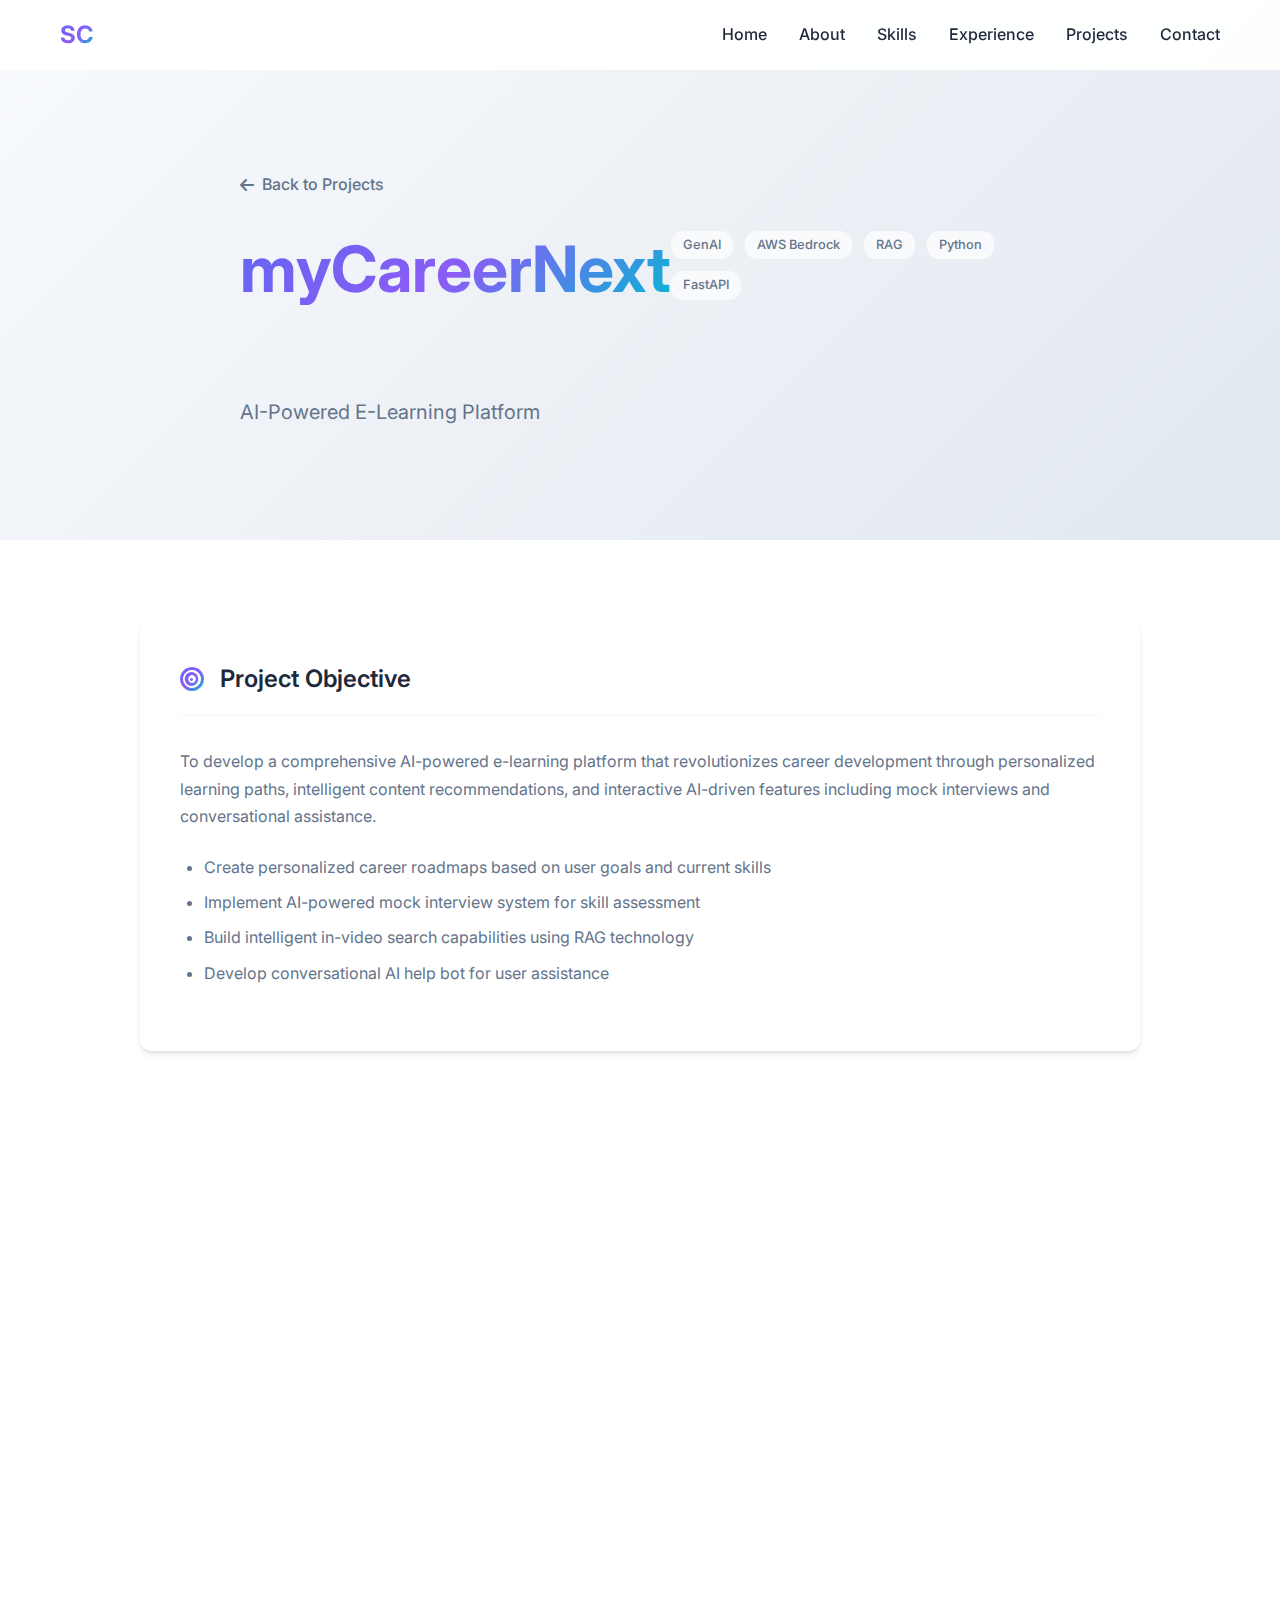
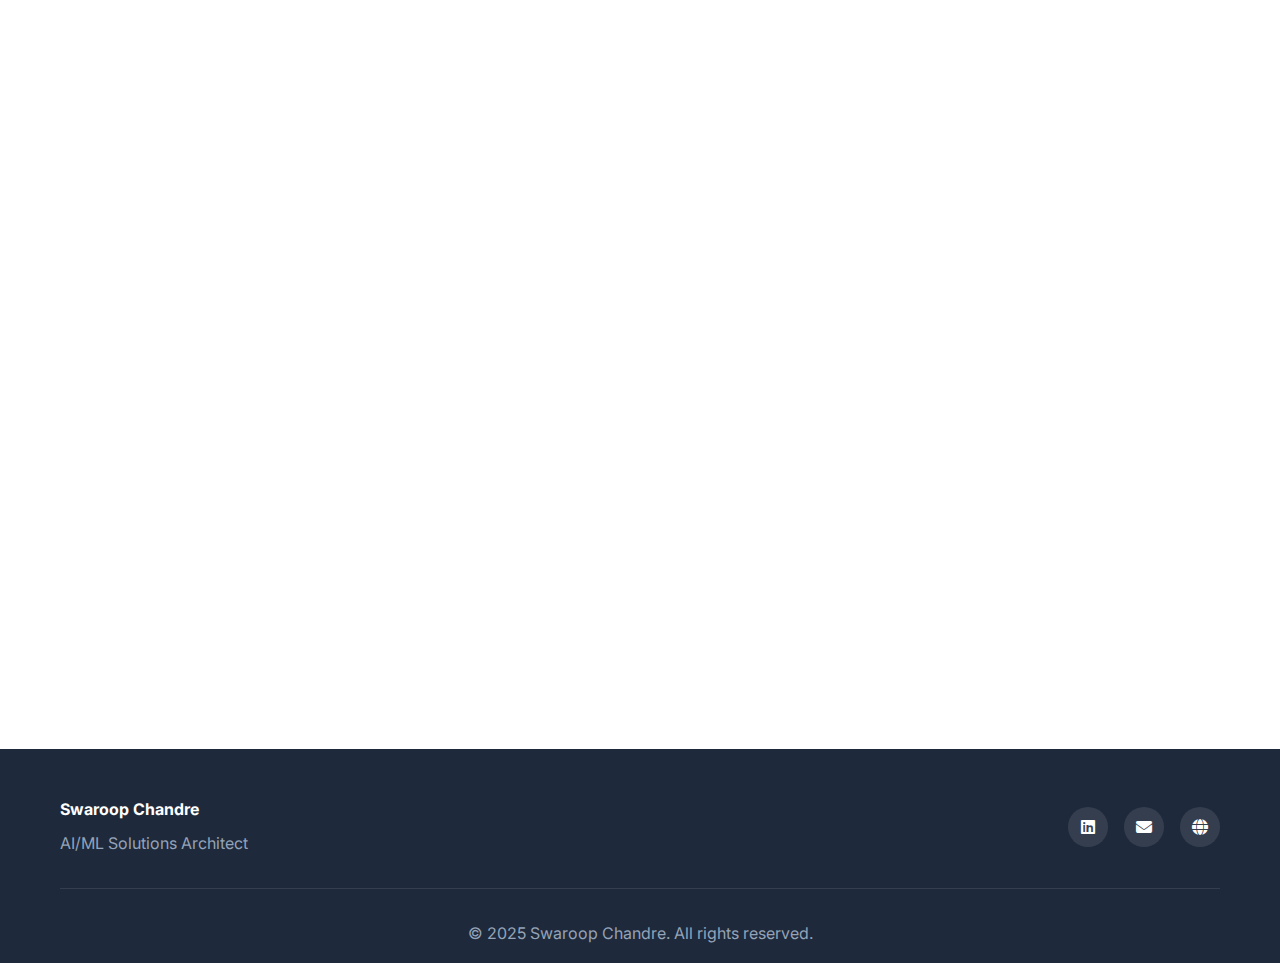
<file: project-mycareernext.html>
<!DOCTYPE html>
<html lang="en">
<head>
    <meta charset="UTF-8">
    <meta name="viewport" content="width=device-width, initial-scale=1.0">
    <title>myCareerNext - Swaroop Chandre</title>
    <link rel="stylesheet" href="style.css">
    <link href="https://fonts.googleapis.com/css2?family=Inter:wght@300;400;500;600;700&display=swap" rel="stylesheet">
    <link rel="stylesheet" href="https://cdnjs.cloudflare.com/ajax/libs/font-awesome/6.4.0/css/all.min.css">
</head>
<body>
    <!-- Navigation -->
    <nav class="navbar">
        <div class="nav-container">
            <div class="nav-logo">
                <a href="index.html">SC</a>
            </div>
            <div class="nav-menu">
                <a href="index.html" class="nav-link">Home</a>
                <a href="index.html#about" class="nav-link">About</a>
                <a href="index.html#skills" class="nav-link">Skills</a>
                <a href="index.html#experience" class="nav-link">Experience</a>
                <a href="index.html#projects" class="nav-link">Projects</a>
                <a href="index.html#contact" class="nav-link">Contact</a>
            </div>
            <div class="hamburger">
                <span></span>
                <span></span>
                <span></span>
            </div>
        </div>
    </nav>

    <!-- Project Hero Section -->
    <section class="project-hero">
        <div class="container">
            <div class="project-breadcrumb">
                <a href="index.html#projects" class="breadcrumb-link">
                    <i class="fas fa-arrow-left"></i> Back to Projects
                </a>
            </div>
            <div class="project-hero-content">
                <div class="project-header">
                    <h1 class="project-title gradient-text">myCareerNext</h1>
                    <div class="project-tags">
                        <span class="project-tag">GenAI</span>
                        <span class="project-tag">AWS Bedrock</span>
                        <span class="project-tag">RAG</span>
                        <span class="project-tag">Python</span>
                        <span class="project-tag">FastAPI</span>
                    </div>
                </div>
                <p class="project-subtitle">AI-Powered E-Learning Platform</p>
            </div>
        </div>
    </section>

    <!-- Project Details -->
    <section class="project-details">
        <div class="container">
            <div class="details-grid">
                <!-- Project Objective -->
                <div class="detail-card fade-in">
                    <div class="detail-header">
                        <i class="fas fa-bullseye"></i>
                        <h3>Project Objective</h3>
                    </div>
                    <div class="detail-content">
                        <p>To develop a comprehensive AI-powered e-learning platform that revolutionizes career development through personalized learning paths, intelligent content recommendations, and interactive AI-driven features including mock interviews and conversational assistance.</p>
                        <ul>
                            <li>Create personalized career roadmaps based on user goals and current skills</li>
                            <li>Implement AI-powered mock interview system for skill assessment</li>
                            <li>Build intelligent in-video search capabilities using RAG technology</li>
                            <li>Develop conversational AI help bot for user assistance</li>
                        </ul>
                    </div>
                </div>

                <!-- Project Description -->
                <div class="detail-card fade-in">
                    <div class="detail-header">
                        <i class="fas fa-file-alt"></i>
                        <h3>Project Description</h3>
                    </div>
                    <div class="detail-content">
                        <p>myCareerNext is a cutting-edge e-learning platform that combines traditional learning management with advanced AI capabilities. The platform serves as a comprehensive career development ecosystem where users can:</p>
                        <div class="feature-list">
                            <div class="feature-item">
                                <i class="fas fa-route"></i>
                                <div>
                                    <h4>Personalized Career Roadmaps</h4>
                                    <p>AI-generated learning paths tailored to individual career goals, current skill levels, and industry requirements.</p>
                                </div>
                            </div>
                            <div class="feature-item">
                                <i class="fas fa-microphone"></i>
                                <div>
                                    <h4>AI Mock Interviews</h4>
                                    <p>Interactive interview practice sessions with real-time feedback, question analysis, and performance scoring.</p>
                                </div>
                            </div>
                            <div class="feature-item">
                                <i class="fas fa-search"></i>
                                <div>
                                    <h4>Intelligent Video Search</h4>
                                    <p>RAG-powered search functionality that allows users to find specific content within video lectures and tutorials.</p>
                                </div>
                            </div>
                            <div class="feature-item">
                                <i class="fas fa-robot"></i>
                                <div>
                                    <h4>Conversational AI Assistant</h4>
                                    <p>24/7 AI-powered help bot providing instant answers to course-related questions and learning guidance.</p>
                                </div>
                            </div>
                        </div>
                    </div>
                </div>

                <!-- Technical Stack -->
                <div class="detail-card fade-in">
                    <div class="detail-header">
                        <i class="fas fa-code"></i>
                        <h3>Technical Stack</h3>
                    </div>
                    <div class="detail-content">
                        <div class="tech-categories">
                            <div class="tech-category">
                                <h4>AI & Machine Learning</h4>
                                <div class="tech-tags">
                                    <span class="tech-tag">AWS Bedrock</span>
                                    <span class="tech-tag">Agents</span>
                                    <span class="tech-tag">LangChain</span>
                                    <span class="tech-tag">RAG (Retrieval-Augmented Generation)</span>
                                    <span class="tech-tag">Vector Databases</span>
                                </div>
                            </div>
                            <div class="tech-category">
                                <h4>Backend Development</h4>
                                <div class="tech-tags">
                                    <span class="tech-tag">Python</span>
                                    <span class="tech-tag">FastAPI</span>
                                    <span class="tech-tag">Pydantic</span>
                                </div>
                            </div>
                            <div class="tech-category">
                                <h4>Cloud & Infrastructure</h4>
                                <div class="tech-tags">
                                    <span class="tech-tag">AWS Lambda</span>
                                    <span class="tech-tag">Amazon S3</span>
                                    <span class="tech-tag">AWS API Gateway</span>
                                    <span class="tech-tag">CloudFormation</span>
                                </div>
                            </div>
                            <div class="tech-category">
                                <h4>Database & Storage</h4>
                                <div class="tech-tags">
                                    <span class="tech-tag">Qdrant</span>
                                    <span class="tech-tag">DynamoDB</span>
                                    <span class="tech-tag">RDS</span>
                                </div>
                            </div>
                        </div>
                    </div>
                </div>

                <!-- My Contribution -->
                <div class="detail-card fade-in">
                    <div class="detail-header">
                        <i class="fas fa-user-cog"></i>
                        <h3>My Contribution</h3>
                    </div>
                    <div class="detail-content">
                        <div class="contribution-list">
                            <div class="contribution-item">
                                <h4>Solution Architecture & Design</h4>
                                <p>Led the complete system architecture design, defining microservices structure, API specifications, and integration patterns for scalable AI-powered e-learning platform.</p>
                            </div>
                            <div class="contribution-item">
                                <h4>AI Integration & Development</h4>
                                <p>Implemented AWS Bedrock integration for LLM capabilities, designed and developed RAG pipeline for intelligent video search, and created conversational AI assistant using advanced prompt engineering.</p>
                            </div>
                            <div class="contribution-item">
                                <h4>Backend Development</h4>
                                <p>Built robust backend services and developed RESTful APIs for all platform functionalities.</p>
                            </div>
                            <div class="contribution-item">
                                <h4>AI Mock Interview System</h4>
                                <p>Designed and implemented the complete AI-powered agt based interview system including question generation, response analysis, and evaluation System.</p>
                            </div>
                            <div class="contribution-item">
                                <h4>Deployment, MLOps and DevOps</h4>
                                <p>Set up CI/CD pipelines, managed AWS infrastructure using CloudFormation, and implemented monitoring and logging solutions for production deployment.</p>
                            </div>
                        </div>
                    </div>
                </div>

                <!-- Business Outcome -->
                <div class="detail-card fade-in">
                    <div class="detail-header">
                        <i class="fas fa-chart-line"></i>
                        <h3>Business Outcome</h3>
                    </div>
                    <div class="detail-content">
                        <div class="outcome-metrics">
                            <div class="metric-item">
                                <div class="metric-label">Core Services & Platform Solutions</div>
                                <p>Designed and built the core services and foundational solutions that power the platform’s key offerings, streamlining user onboarding and driving seamless adoption across the system.</p>

                            </div>
                            <div class="metric-item">
                                <div class="metric-label">Faster Content Discovery</div>
                                <p>RAG-powered video search reduced time spent finding relevant content, improving learning efficiency.</p>
                            </div>
                            <div class="metric-item">
                                <div class="metric-label">Reduction in Support Queries</div>
                                <p>AI conversational assistant handled majority of user queries, reducing support team workload.</p>
                            </div>
                        </div>
                        <div class="business-impact">
                            <h4>Key Business Impacts:</h4>
                            <ul>
                                <li><strong>Enhanced User Experience:</strong> AI-driven personalization created more engaging and effective learning journeys</li>
                                <li><strong>Scalable Architecture:</strong> Cloud-native design enabled rapid scaling to accommodate growing user base</li>
                                <li><strong>Competitive Advantage:</strong> Advanced AI features differentiated the platform in the crowded e-learning market</li>
                                <li><strong>Operational Efficiency:</strong> Automated content recommendations and user assistance reduced manual intervention</li>
                            </ul>
                        </div>
                    </div>
                </div>
            </div>
        </div>
    </section>

    <!-- Footer -->
    <footer class="footer">
        <div class="container">
            <div class="footer-content">
                <div class="footer-left">
                    <h4>Swaroop Chandre</h4>
                    <p>AI/ML Solutions Architect</p>
                </div>
                <div class="footer-right">
                    <div class="social-links">
                        <a href="https://www.linkedin.com/in/swaroop-chandre-02026baa/" target="_blank">
                            <i class="fab fa-linkedin"></i>
                        </a>
                        <a href="mailto:chandreswaroop@gmail.com">
                            <i class="fas fa-envelope"></i>
                        </a>
                        <a href="http://swaroopchandre.com/" target="_blank">
                            <i class="fas fa-globe"></i>
                        </a>
                    </div>
                </div>
            </div>
            <div class="footer-bottom">
                <p>&copy; 2025 Swaroop Chandre. All rights reserved.</p>
            </div>
        </div>
    </footer>

    <script src="script.js"></script>
</body>
</html>
</file>
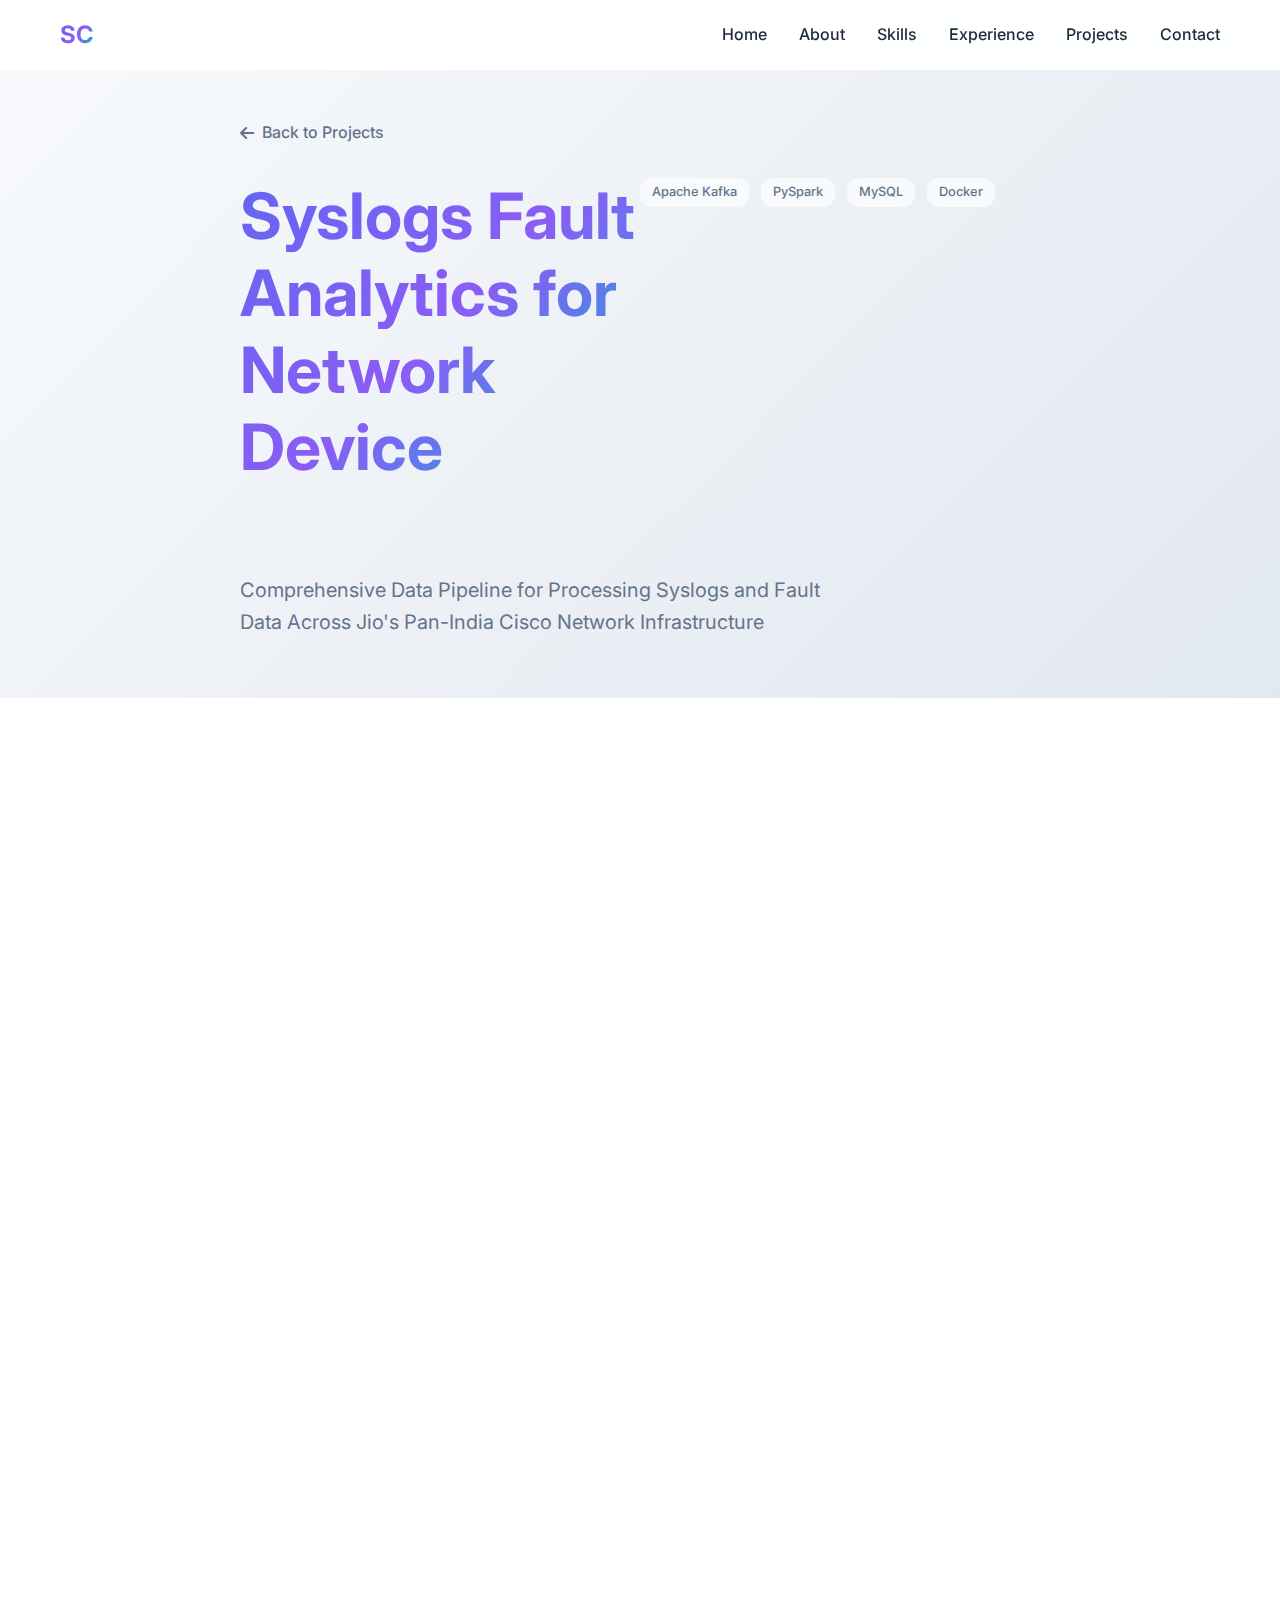
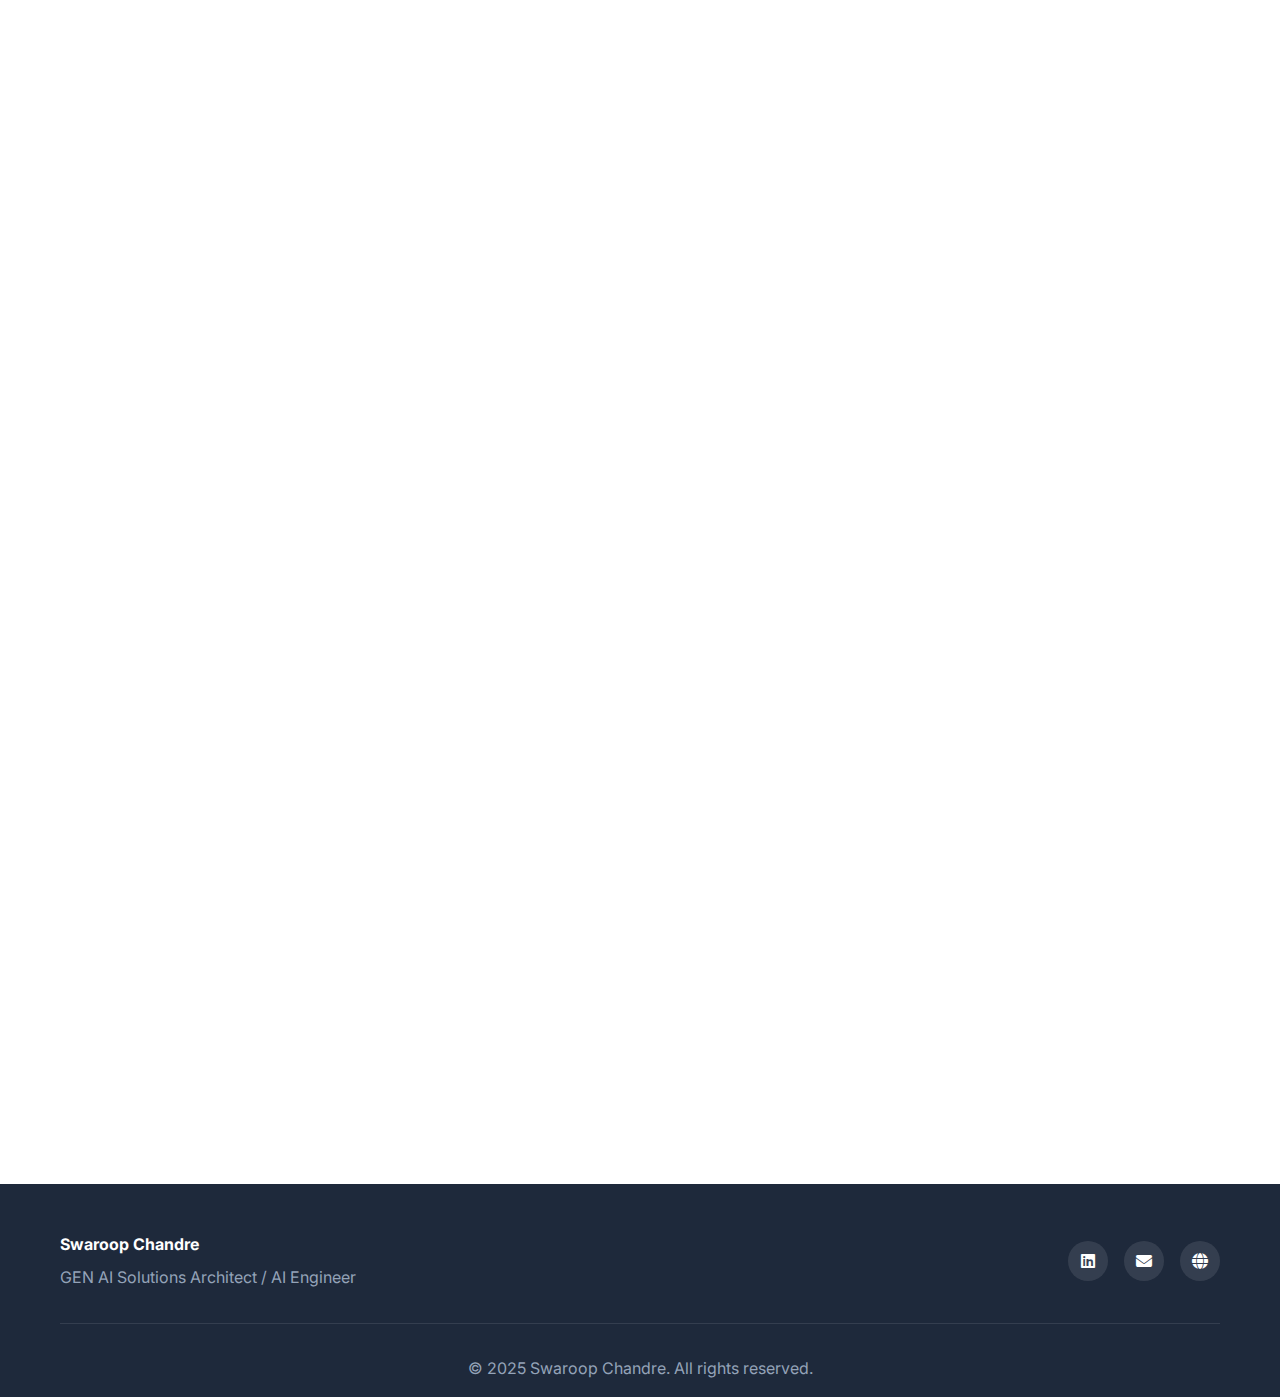
<file: project-syslogs-fault-analytics.html>
<!DOCTYPE html>
<html lang="en">
<head>
    <meta charset="UTF-8">
    <meta name="viewport" content="width=device-width, initial-scale=1.0">
    <title>Syslogs Fault Analytics for Pan India Network Device - Swaroop Chandre</title>
    <link rel="stylesheet" href="style.css">
    <link href="https://fonts.googleapis.com/css2?family=Inter:wght@300;400;500;600;700&display=swap" rel="stylesheet">
    <link rel="stylesheet" href="https://cdnjs.cloudflare.com/ajax/libs/font-awesome/6.4.0/css/all.min.css">
</head>
<body>
    <!-- Navigation -->
    <nav class="navbar">
        <div class="nav-container">
            <div class="nav-logo">
                <a href="index.html">SC</a>
            </div>
            <div class="nav-menu">
                <a href="index.html" class="nav-link">Home</a>
                <a href="index.html#about" class="nav-link">About</a>
                <a href="index.html#skills" class="nav-link">Skills</a>
                <a href="index.html#experience" class="nav-link">Experience</a>
                <a href="index.html#projects" class="nav-link">Projects</a>
                <a href="index.html#contact" class="nav-link">Contact</a>
            </div>
            <div class="hamburger">
                <span></span>
                <span></span>
                <span></span>
            </div>
        </div>
    </nav>

    <!-- Project Hero Section -->
    <section class="project-hero">
        <div class="container">
            <div class="project-breadcrumb">
                <a href="index.html#projects" class="breadcrumb-link">
                    <i class="fas fa-arrow-left"></i> Back to Projects
                </a>
            </div>
            <div class="project-hero-content">
                <div class="project-header">
                    <h1 class="project-title gradient-text">Syslogs Fault Analytics for Network Device</h1>
                    <div class="project-tags">
                        <span class="project-tag">Apache Kafka</span>
                        <span class="project-tag">PySpark</span>
                        <span class="project-tag">MySQL</span>
                        <span class="project-tag">Docker</span>
                    </div>
                </div>
                <p class="project-subtitle">Comprehensive Data Pipeline for Processing Syslogs and Fault Data Across Jio's Pan-India Cisco Network Infrastructure</p>
            </div>
        </div>
    </section>

    <!-- Project Details -->
    <section class="project-details">
        <div class="container">
            <div class="details-grid">
                <!-- Project Objective -->
                <div class="detail-card fade-in">
                    <div class="detail-header">
                        <i class="fas fa-bullseye"></i>
                        <h3>Project Objective</h3>
                    </div>
                    <div class="detail-content">
                        <p>To design and implement a comprehensive data pipeline for processing syslogs and fault data across Jio's pan-India Cisco network devices, enabling real-time fault detection, analysis, and proactive network maintenance through advanced analytics and alerting capabilities.</p>
                        <ul>
                            <li>Build scalable syslog processing pipeline for pan-India network infrastructure</li>
                            <li>Implement real-time fault detection and analysis system</li>
                            <li>Develop data cleaning, masking, and enrichment workflows</li>
                            <li>Create near real-time alerting and notification system</li>
                            <li>Enable proactive network fault management and response</li>
                        </ul>
                    </div>
                </div>

                <!-- Project Description -->
                <div class="detail-card fade-in">
                    <div class="detail-header">
                        <i class="fas fa-file-alt"></i>
                        <h3>Project Description</h3>
                    </div>
                    <div class="detail-content">
                        <p>The Syslogs Fault Analytics project established a robust, enterprise-scale data processing system for Jio's pan-India Cisco network infrastructure. The system processes millions of syslog entries daily, providing comprehensive fault analysis, real-time monitoring, and proactive alerting capabilities to ensure optimal network performance and reliability.</p>
                        <div class="feature-list">
                            <div class="feature-item">
                                <i class="fas fa-database"></i>
                                <div>
                                    <h4>Syslog Data Processing</h4>
                                    <p>Advanced syslog parsing, data cleaning, masking, and structuring workflows to transform raw network logs into actionable insights across thousands of Cisco devices.</p>
                                </div>
                            </div>
                            <div class="feature-item">
                                <i class="fas fa-stream"></i>
                                <div>
                                    <h4>Real-time Log Ingestion</h4>
                                    <p>Scalable Kafka producer/consumer streams enabling high-throughput, real-time log ingestion and processing from distributed network infrastructure.</p>
                                </div>
                            </div>
                            <div class="feature-item">
                                <i class="fas fa-exclamation-triangle"></i>
                                <div>
                                    <h4>Fault Detection & Alerts</h4>
                                    <p>Intelligent fault detection algorithms with near real-time alerting and notification system to improve network fault response and minimize downtime.</p>
                                </div>
                            </div>
                            <div class="feature-item">
                                <i class="fas fa-chart-bar"></i>
                                <div>
                                    <h4>Data Aggregation & Analytics</h4>
                                    <p>Sophisticated data aggregation mechanisms to consolidate fault events and provide comprehensive analytics for network performance optimization.</p>
                                </div>
                            </div>
                        </div>
                    </div>
                </div>

                <!-- Technical Stack -->
                <div class="detail-card fade-in">
                    <div class="detail-header">
                        <i class="fas fa-code"></i>
                        <h3>Technical Stack</h3>
                    </div>
                    <div class="detail-content">
                        <div class="tech-categories">
                            <div class="tech-category">
                                <h4>Stream Processing</h4>
                                <div class="tech-tags">
                                    <span class="tech-tag">Apache Kafka</span>
                                    <span class="tech-tag">Apache Spark Streaming</span>
                                </div>
                            </div>
                            <div class="tech-category">
                                <h4>Data Processing & Analytics</h4>
                                <div class="tech-tags">
                                    <span class="tech-tag">PySpark</span>
                                    <span class="tech-tag">Apache Spark</span>
                                    <span class="tech-tag">HDFS</span>
                                </div>
                            </div>
                            <div class="tech-category">
                                <h4>Storage & Database</h4>
                                <div class="tech-tags">
                                    <span class="tech-tag">MySQL</span>
                                    <span class="tech-tag">HDFS</span>
                                    <span class="tech-tag">Apache Parquet</span>
                                    <span class="tech-tag">Redis</span>
                                </div>
                            </div>
                            <div class="tech-category">
                                <h4>Infrastructure & DevOps</h4>
                                <div class="tech-tags">
                                    <span class="tech-tag">Docker</span>
                                    <span class="tech-tag">Linux</span>
                                    <span class="tech-tag">Shell Scripting</span>
                                </div>
                            </div>
                        </div>
                    </div>
                </div>

                <!-- My Contribution -->
                <div class="detail-card fade-in">
                    <div class="detail-header">
                        <i class="fas fa-user-cog"></i>
                        <h3>My Contribution</h3>
                    </div>
                    <div class="detail-content">
                        <div class="contribution-list">
                            <div class="contribution-item">
                                <h4>Data Pipeline Architecture Design</h4>
                                <p>Designed the complete end-to-end data pipeline architecture for processing syslogs and fault data from thousands of Cisco network devices across Jio's pan-India infrastructure.</p>
                            </div>
                            <div class="contribution-item">
                                <h4>Syslog Processing Workflows</h4>
                                <p>Developed comprehensive syslog parsing, data cleaning, masking, and structuring workflows to ensure high-quality data processing and compliance with security requirements.</p>
                            </div>
                            <div class="contribution-item">
                                <h4>Kafka Cluster setup</h4>
                                <p>Setup a 17 node Kafka cluster, built and optimized Kafka producer/consumer streams for scalable, real-time log ingestion and processing, handling high-volume network data with minimal latency.</p>
                            </div>
                            <div class="contribution-item">
                                <h4>Data Enrichment & Aggregation</h4>
                                <p>Implemented sophisticated data enrichment workflows and aggregation mechanisms to consolidate fault events and provide meaningful insights for network operations.</p>
                            </div>
                            <div class="contribution-item">
                                <h4>Real-time Alerting System</h4>
                                <p>Developed a near real-time alerting and notification system to improve network fault detection and response times, enabling proactive network maintenance.</p>
                            </div>
                        </div>
                    </div>
                </div>

                <!-- Business Outcome -->
                <div class="detail-card fade-in">
                    <div class="detail-header">
                        <i class="fas fa-chart-line"></i>
                        <h3>Business Outcome</h3>
                    </div>
                    <div class="detail-content">
                        <div class="outcome-metrics">
                            <div class="metric-item">
                                <div class="metric-label">Faster Fault Detection</div>
                                <p>Real-time syslog processing and intelligent fault detection significantly reduced mean time to identify network issues.</p>
                            </div>
                            <div class="metric-item">
                                <div class="metric-label">Improved Response Time</div>
                                <p>Near real-time alerting system enabled faster response to network faults and proactive maintenance scheduling.</p>
                            </div>
                            <div class="metric-item">
                                <div class="metric-label">Daily Log Processing</div>
                                <p>System successfully processes over 2 TB's of size syslogs entries daily from pan-India network infrastructure.</p>
                            </div>
                        </div>
                        <div class="business-impact">
                            <h4>Key Business Impacts:</h4>
                            <ul>
                                <li><strong>Enhanced Network Reliability:</strong> Proactive fault detection and alerting significantly improved overall network stability and reduced service disruptions</li>
                                <li><strong>Operational Excellence:</strong> Automated syslog processing and fault analysis reduced manual monitoring efforts and enabled data-driven network operations</li>
                                <li><strong>Cost Reduction:</strong> Early fault detection and proactive maintenance helped minimize network downtime and associated revenue losses</li>
                                <li><strong>Scalable Infrastructure:</strong> Robust pipeline architecture designed to handle growing network infrastructure and increasing log volumes</li>
                                <li><strong>Better Decision Making:</strong> Comprehensive fault analytics and aggregated insights enabled informed network planning and capacity management decisions</li>
                            </ul>
                        </div>
                    </div>
                </div>
            </div>
        </div>
    </section>

    <!-- Footer -->
    <footer class="footer">
        <div class="container">
            <div class="footer-content">
                <div class="footer-left">
                    <h4>Swaroop Chandre</h4>
                    <p>GEN AI Solutions Architect / AI Engineer </p>
                </div>
                <div class="footer-right">
                    <div class="social-links">
                        <a href="https://www.linkedin.com/in/swaroop-chandre-02026baa/" target="_blank">
                            <i class="fab fa-linkedin"></i>
                        </a>
                        <a href="mailto:chandreswaroop@gmail.com">
                            <i class="fas fa-envelope"></i>
                        </a>
                        <a href="http://swaroopchandre.com/" target="_blank">
                            <i class="fas fa-globe"></i>
                        </a>
                    </div>
                </div>
            </div>
            <div class="footer-bottom">
                <p>&copy; 2025 Swaroop Chandre. All rights reserved.</p>
            </div>
        </div>
    </footer>

    <script src="script.js"></script>
</body>
</html>
</file>
<file: style.css>
:root {
    --primary-color: #6366f1;
    --secondary-color: #8b5cf6;
    --accent-color: #06b6d4;
    --text-primary: #1e293b;
    --text-secondary: #64748b;
    --background: #ffffff;
    --surface: #f8fafc;
    --border: #e2e8f0;
    --gradient: linear-gradient(135deg, #6366f1 0%, #8b5cf6 50%, #06b6d4 100%);
    --shadow: 0 4px 6px -1px rgba(0, 0, 0, 0.1), 0 2px 4px -1px rgba(0, 0, 0, 0.06);
    --shadow-lg: 0 10px 15px -3px rgba(0, 0, 0, 0.1), 0 4px 6px -2px rgba(0, 0, 0, 0.05);
    --border-radius: 12px;
    --transition: all 0.3s cubic-bezier(0.4, 0, 0.2, 1);
}

* {
    margin: 0;
    padding: 0;
    box-sizing: border-box;
}

html {
    scroll-behavior: smooth;
}

body {
    font-family: 'Inter', sans-serif;
    line-height: 1.6;
    color: var(--text-primary);
    background: var(--background);
    overflow-x: hidden;
}

.container {
    max-width: 1200px;
    margin: 0 auto;
    padding: 0 20px;
}

/* Navigation */
.navbar {
    position: fixed;
    top: 0;
    width: 100%;
    background: rgba(255, 255, 255, 0.95);
    backdrop-filter: blur(10px);
    z-index: 1000;
    transition: var(--transition);
}

.nav-container {
    max-width: 1200px;
    margin: 0 auto;
    padding: 0 20px;
    display: flex;
    justify-content: space-between;
    align-items: center;
    height: 70px;
}

.nav-logo a {
    font-size: 24px;
    font-weight: 700;
    color: var(--primary-color);
    text-decoration: none;
    background: var(--gradient);
    -webkit-background-clip: text;
    -webkit-text-fill-color: transparent;
    background-clip: text;
}

.nav-menu {
    display: flex;
    gap: 2rem;
}

.nav-link {
    color: var(--text-primary);
    text-decoration: none;
    font-weight: 500;
    transition: var(--transition);
    position: relative;
}

.nav-link::after {
    content: '';
    position: absolute;
    bottom: -5px;
    left: 0;
    width: 0;
    height: 2px;
    background: var(--gradient);
    transition: var(--transition);
}

.nav-link:hover::after {
    width: 100%;
}

.hamburger {
    display: none;
    flex-direction: column;
    cursor: pointer;
}

.hamburger span {
    width: 25px;
    height: 3px;
    background: var(--text-primary);
    margin: 3px 0;
    transition: var(--transition);
}

/* Hero Section */
.hero {
    min-height: 100vh;
    display: flex;
    align-items: center;
    padding: 100px 20px 0;
    background: linear-gradient(135deg, #f8fafc 0%, #e2e8f0 100%);
}

.hero-content {
    max-width: 1200px;
    margin: 0 auto;
    display: grid;
    grid-template-columns: 1fr 1fr;
    gap: 4rem;
    align-items: center;
}

.hero-title {
    font-size: clamp(2.5rem, 5vw, 4rem);
    font-weight: 700;
    line-height: 1.2;
    margin-bottom: 1rem;
}

.gradient-text {
    background: var(--gradient);
    -webkit-background-clip: text;
    -webkit-text-fill-color: transparent;
    background-clip: text;
}

.hero-subtitle {
    font-size: 1.25rem;
    color: var(--text-secondary);
    margin-bottom: 1rem;
}

.hero-description {
    font-size: 1.1rem;
    color: var(--text-secondary);
    margin-bottom: 2rem;
    max-width: 500px;
}

.hero-buttons {
    display: flex;
    gap: 1rem;
    flex-wrap: wrap;
}

.btn {
    padding: 12px 24px;
    border-radius: var(--border-radius);
    text-decoration: none;
    font-weight: 600;
    transition: var(--transition);
    display: inline-flex;
    align-items: center;
    gap: 0.5rem;
}

.btn-primary {
    background: var(--gradient);
    color: white;
    box-shadow: var(--shadow);
}

.btn-primary:hover {
    transform: translateY(-2px);
    box-shadow: var(--shadow-lg);
}

.btn-secondary {
    background: white;
    color: var(--text-primary);
    border: 2px solid var(--border);
    box-shadow: var(--shadow);
}

.btn-secondary:hover {
    border-color: var(--primary-color);
    color: var(--primary-color);
    transform: translateY(-2px);
}

/* Floating Elements */
.hero-visual {
    position: relative;
    height: 500px;
}

.floating-elements {
    position: relative;
    height: 100%;
}

.floating-card {
    position: absolute;
    background: white;
    border-radius: var(--border-radius);
    padding: 20px;
    box-shadow: var(--shadow-lg);
    display: flex;
    flex-direction: column;
    align-items: center;
    gap: 10px;
    transition: var(--transition);
    cursor: pointer;
}

.floating-card i {
    font-size: 2rem;
    background: var(--gradient);
    -webkit-background-clip: text;
    -webkit-text-fill-color: transparent;
    background-clip: text;
}

.floating-card span {
    font-weight: 600;
    color: var(--text-primary);
}

.floating-card:hover {
    transform: translateY(-5px) rotate(5deg);
}

.floating-card[data-float="1"] {
    top: 20%;
    left: 10%;
    animation: float1 6s ease-in-out infinite;
}

.floating-card[data-float="2"] {
    top: 10%;
    right: 20%;
    animation: float2 8s ease-in-out infinite;
}

.floating-card[data-float="3"] {
    bottom: 30%;
    left: 20%;
    animation: float3 7s ease-in-out infinite;
}

.floating-card[data-float="4"] {
    bottom: 20%;
    right: 10%;
    animation: float4 9s ease-in-out infinite;
}

@keyframes float1 {
    0%, 100% { transform: translateY(0px) rotate(0deg); }
    50% { transform: translateY(-20px) rotate(5deg); }
}

@keyframes float2 {
    0%, 100% { transform: translateY(0px) rotate(0deg); }
    50% { transform: translateY(-15px) rotate(-3deg); }
}

@keyframes float3 {
    0%, 100% { transform: translateY(0px) rotate(0deg); }
    50% { transform: translateY(-25px) rotate(3deg); }
}

@keyframes float4 {
    0%, 100% { transform: translateY(0px) rotate(0deg); }
    50% { transform: translateY(-10px) rotate(-5deg); }
}

/* Sections */
section {
    padding: 80px 0;
}

.section-title {
    font-size: 2.5rem;
    font-weight: 700;
    text-align: center;
    margin-bottom: 3rem;
    background: var(--gradient);
    -webkit-background-clip: text;
    -webkit-text-fill-color: transparent;
    background-clip: text;
}

/* About Section */
.about {
    background: var(--surface);
}

.about-content {
    display: grid;
    grid-template-columns: 2fr 1fr;
    gap: 4rem;
    align-items: center;
}

.about-text {
    font-size: 1.1rem;
    line-height: 1.8;
}

.about-text p {
    margin-bottom: 1.5rem;
    color: var(--text-secondary);
}

.stats {
    display: flex;
    gap: 2rem;
    margin-top: 2rem;
}

.stat-item {
    text-align: center;
}

.stat-number {
    display: block;
    font-size: 2rem;
    font-weight: 700;
    background: var(--gradient);
    -webkit-background-clip: text;
    -webkit-text-fill-color: transparent;
    background-clip: text;
}

.stat-label {
    color: var(--text-secondary);
    font-weight: 500;
}

.profile-card {
    background: white;
    border-radius: var(--border-radius);
    box-shadow: var(--shadow-lg);
    overflow: hidden;
    transition: var(--transition);
}

.profile-card:hover {
    transform: translateY(-5px);
}

.card-header {
    padding: 2rem;
    display: flex;
    align-items: center;
    gap: 1rem;
    background: var(--gradient);
    color: white;
}

.profile-avatar {
    width: 60px;
    height: 60px;
    border-radius: 50%;
    background: rgba(255, 255, 255, 0.2);
    display: flex;
    align-items: center;
    justify-content: center;
    font-size: 1.5rem;
    font-weight: 700;
    overflow: hidden;
}

.profile-avatar-img {
    width: 100%;
    height: 100%;
    object-fit: cover;
    border-radius: 50%;
}

.profile-info h3 {
    margin-bottom: 0.25rem;
}

.card-content {
    padding: 2rem;
}

.contact-item {
    display: flex;
    align-items: center;
    gap: 0.75rem;
    margin-bottom: 1rem;
}

.contact-item i {
    color: var(--primary-color);
    width: 20px;
}

/* Skills Section */
.skills-grid {
    display: grid;
    grid-template-columns: repeat(auto-fit, minmax(300px, 1fr));
    gap: 2rem;
}

.skill-category {
    background: white;
    border-radius: var(--border-radius);
    padding: 2rem;
    box-shadow: var(--shadow);
    transition: var(--transition);
}

.skill-category:hover {
    transform: translateY(-5px);
    box-shadow: var(--shadow-lg);
}

.category-header {
    display: flex;
    align-items: center;
    gap: 1rem;
    margin-bottom: 1.5rem;
}

.category-header i {
    font-size: 1.5rem;
    background: var(--gradient);
    -webkit-background-clip: text;
    -webkit-text-fill-color: transparent;
    background-clip: text;
}

.category-header h3 {
    color: var(--text-primary);
    font-weight: 600;
}

.skill-tags {
    display: flex;
    flex-wrap: wrap;
    gap: 0.5rem;
}

.skill-tag {
    background: var(--surface);
    color: var(--text-secondary);
    padding: 0.5rem 1rem;
    border-radius: 20px;
    font-size: 0.9rem;
    font-weight: 500;
    transition: var(--transition);
    cursor: pointer;
}

.skill-tag:hover {
    background: var(--gradient);
    color: white;
    transform: translateY(-2px);
}

/* Experience Section */
.experience {
    background: var(--surface);
}

.timeline {
    position: relative;
    max-width: 800px;
    margin: 0 auto;
}

.timeline::before {
    content: '';
    position: absolute;
    left: 30px;
    top: 0;
    bottom: 0;
    width: 2px;
    background: var(--gradient);
}

.timeline-item {
    position: relative;
    margin-bottom: 3rem;
    padding-left: 80px;
}

.timeline-marker {
    position: absolute;
    left: 22px;
    top: 5px;
    width: 16px;
    height: 16px;
    background: var(--gradient);
    border-radius: 50%;
    border: 4px solid white;
    box-shadow: var(--shadow);
}

.timeline-content {
    background: white;
    border-radius: var(--border-radius);
    padding: 2rem;
    box-shadow: var(--shadow);
    transition: var(--transition);
}

.timeline-content:hover {
    transform: translateX(10px);
    box-shadow: var(--shadow-lg);
}

.timeline-header {
    margin-bottom: 1rem;
}

.timeline-header h3 {
    color: var(--text-primary);
    font-size: 1.25rem;
    margin-bottom: 0.5rem;
}

.company {
    display: block;
    color: var(--primary-color);
    font-weight: 600;
    margin-bottom: 0.25rem;
}

.period {
    color: var(--text-secondary);
    font-size: 0.9rem;
    background: var(--surface);
    padding: 0.25rem 0.75rem;
    border-radius: 12px;
    display: inline-block;
}

/* Projects Section */
.projects-container {
    position: relative;
}

.projects-nav {
    display: flex;
    justify-content: center;
    gap: 1rem;
    margin-bottom: 2rem;
}

.nav-btn {
    background: var(--gradient);
    color: white;
    border: none;
    width: 40px;
    height: 40px;
    border-radius: 50%;
    cursor: pointer;
    display: flex;
    align-items: center;
    justify-content: center;
    font-size: 1.2rem;
    transition: var(--transition);
    box-shadow: var(--shadow);
}

.nav-btn:hover {
    transform: translateY(-2px);
    box-shadow: var(--shadow-lg);
}

.nav-btn:disabled {
    opacity: 0.5;
    cursor: not-allowed;
    transform: none;
}

.projects-grid {
    display: grid;
    grid-template-columns: repeat(auto-fit, minmax(350px, 1fr));
    gap: 2rem;
    overflow: hidden;
    transition: transform 0.3s ease;
}

.project-card {
    background: white;
    border-radius: var(--border-radius);
    padding: 2rem;
    box-shadow: var(--shadow);
    transition: var(--transition);
    position: relative;
    overflow: hidden;
    text-decoration: none;
    color: inherit;
    display: block;
}

.project-card::before {
    content: '';
    position: absolute;
    top: 0;
    left: 0;
    right: 0;
    height: 4px;
    background: var(--gradient);
}

.project-card:hover {
    transform: translateY(-10px);
    box-shadow: var(--shadow-lg);
}

.project-header {
    display: flex;
    justify-content: space-between;
    align-items: flex-start;
    margin-bottom: 1rem;
}

.project-header h3 {
    color: var(--text-primary);
    font-size: 1.25rem;
    margin-bottom: 0.5rem;
}

.project-tags {
    display: flex;
    flex-wrap: wrap;
    gap: 0.5rem;
}

.project-tags span {
    background: var(--surface);
    color: var(--text-secondary);
    padding: 0.25rem 0.75rem;
    border-radius: 12px;
    font-size: 0.8rem;
    font-weight: 500;
}

.project-card p {
    color: var(--text-secondary);
    margin-bottom: 1.5rem;
    line-height: 1.6;
}

.project-features {
    display: flex;
    flex-direction: column;
    gap: 0.75rem;
}

.feature {
    display: flex;
    align-items: center;
    gap: 0.75rem;
    color: var(--text-secondary);
}

.feature i {
    color: var(--primary-color);
    width: 16px;
}

/* Contact Section */
.contact {
    background: var(--surface);
}

.contact-content {
    display: grid;
    grid-template-columns: 1fr 1fr;
    gap: 4rem;
    align-items: center;
}

.contact-info h3 {
    font-size: 1.5rem;
    margin-bottom: 1rem;
    color: var(--text-primary);
}

.contact-info p {
    color: var(--text-secondary);
    margin-bottom: 2rem;
    line-height: 1.6;
}

.contact-methods {
    display: flex;
    flex-direction: column;
    gap: 1rem;
}

.contact-method {
    display: flex;
    align-items: center;
    gap: 1rem;
    padding: 1rem;
    background: white;
    border-radius: var(--border-radius);
    text-decoration: none;
    transition: var(--transition);
    box-shadow: var(--shadow);
}

.contact-method:hover {
    transform: translateX(5px);
    box-shadow: var(--shadow-lg);
}

.contact-method i {
    font-size: 1.25rem;
    color: var(--primary-color);
    width: 24px;
    text-align: center;
}

.contact-method div span {
    display: block;
    font-weight: 600;
    color: var(--text-primary);
    margin-bottom: 0.25rem;
}

.contact-method div p {
    color: var(--text-secondary);
    margin: 0;
    font-size: 0.9rem;
}

.contact-visual {
    display: flex;
    justify-content: center;
    align-items: center;
}

.contact-card {
    background: white;
    border-radius: var(--border-radius);
    padding: 2rem;
    box-shadow: var(--shadow-lg);
    position: relative;
    overflow: hidden;
    width: 100%;
    max-width: 400px;
}

.card-glow {
    position: absolute;
    top: -50%;
    left: -50%;
    width: 200%;
    height: 200%;
    background: conic-gradient(from 0deg, transparent, var(--primary-color), transparent);
    animation: rotate 4s linear infinite;
    opacity: 0.1;
}

@keyframes rotate {
    0% { transform: rotate(0deg); }
    100% { transform: rotate(360deg); }
}

.card-content {
    position: relative;
    z-index: 1;
}

.availability-status {
    display: flex;
    align-items: center;
    gap: 0.5rem;
    margin-bottom: 1rem;
}

.status-indicator {
    width: 8px;
    height: 8px;
    background: #10b981;
    border-radius: 50%;
    animation: pulse 2s ease-in-out infinite;
}

@keyframes pulse {
    0%, 100% { opacity: 1; }
    50% { opacity: 0.5; }
}

.availability-status span {
    color: var(--text-secondary);
    font-size: 0.9rem;
}

.contact-card h4 {
    color: var(--text-primary);
    margin-bottom: 1rem;
    font-size: 1.1rem;
}

.contact-card p {
    color: var(--text-secondary);
    line-height: 1.6;
    margin: 0;
}

/* Footer */
.footer {
    background: var(--text-primary);
    color: white;
    padding: 3rem 0 1rem;
}

.footer-content {
    display: flex;
    justify-content: space-between;
    align-items: center;
    margin-bottom: 2rem;
}

.footer-left h4 {
    margin-bottom: 0.5rem;
}

.footer-left p {
    color: #94a3b8;
}

.social-links {
    display: flex;
    gap: 1rem;
}

.social-links a {
    width: 40px;
    height: 40px;
    border-radius: 50%;
    background: rgba(255, 255, 255, 0.1);
    display: flex;
    align-items: center;
    justify-content: center;
    color: white;
    text-decoration: none;
    transition: var(--transition);
}

.social-links a:hover {
    background: var(--primary-color);
    transform: translateY(-3px);
}

.footer-bottom {
    text-align: center;
    padding-top: 2rem;
    border-top: 1px solid rgba(255, 255, 255, 0.1);
    color: #94a3b8;
}

/* Animations */
.fade-in {
    opacity: 0;
    transform: translateY(30px);
    transition: all 0.6s ease;
}

.fade-in.visible {
    opacity: 1;
    transform: translateY(0);
}

.text-reveal {
    opacity: 0;
    transform: translateY(20px);
    animation: textReveal 0.8s ease forwards;
}

.text-reveal:nth-child(2) {
    animation-delay: 0.2s;
}

.text-reveal:nth-child(3) {
    animation-delay: 0.4s;
}

.text-reveal:nth-child(4) {
    animation-delay: 0.6s;
}

@keyframes textReveal {
    to {
        opacity: 1;
        transform: translateY(0);
    }
}

/* Responsive Design */
@media (max-width: 768px) {
    .nav-menu {
        display: none;
    }
    
    .hamburger {
        display: flex;
    }
    
    .hero-content {
        grid-template-columns: 1fr;
        text-align: center;
        gap: 2rem;
    }
    
    .hero-visual {
        height: 300px;
    }
    
    .about-content {
        grid-template-columns: 1fr;
        gap: 2rem;
    }
    
    .stats {
        justify-content: center;
    }
    
    .skills-grid {
        flex-direction: column;
        overflow-x: visible;
    }
    
    .skill-category {
        min-width: auto;
    }
    
    .timeline {
        padding-left: 0;
    }
    
    .timeline::before {
        display: none;
    }
    
    .timeline-item {
        padding-left: 0;
    }
    
    .timeline-marker {
        display: none;
    }
    
    .projects-grid {
        grid-template-columns: 1fr;
        gap: 1.5rem;
    }
    
    .project-card {
        min-width: auto;
        margin: 0;
    }
    
    .contact-content {
        grid-template-columns: 1fr;
        gap: 2rem;
    }
    
    .footer-content {
        flex-direction: column;
        gap: 1rem;
        text-align: center;
    }
    
    .hero-buttons {
        justify-content: center;
    }
    
    .btn {
        width: 100%;
        justify-content: center;
    }
    
    .section-title {
        font-size: 2rem;
    }
    
    .hero-title {
        font-size: 2.5rem;
    }
}

@media (max-width: 480px) {
    .container {
        padding: 0 15px;
    }
    
    section {
        padding: 60px 0;
    }
    
    .skill-category,
    .project-card,
    .timeline-content {
        padding: 1.5rem;
    }
    
    .floating-card {
        padding: 15px;
    }
    
    .floating-card i {
        font-size: 1.5rem;
    }
    
    .hero-visual {
        height: 250px;
    }
}

/* Project Detail Pages */
.project-hero {
    min-height: 60vh;
    display: flex;
    align-items: center;
    padding: 120px 20px 60px;
    background: linear-gradient(135deg, #f8fafc 0%, #e2e8f0 100%);
}

.project-breadcrumb {
    margin-bottom: 2rem;
}

.breadcrumb-link {
    display: inline-flex;
    align-items: center;
    gap: 0.5rem;
    color: var(--text-secondary);
    text-decoration: none;
    font-weight: 500;
    transition: var(--transition);
}

.breadcrumb-link:hover {
    color: var(--primary-color);
}

.project-hero-content {
    max-width: 800px;
}

.project-header {
    margin-bottom: 3rem;
}

.project-title {
    font-size: clamp(2.5rem, 5vw, 4rem);
    font-weight: 700;
    line-height: 1.2;
    margin-bottom: 2.5rem;
    display: block;
    width: 100%;
}

.project-tags {
    display: flex;
    flex-wrap: wrap;
    gap: 0.75rem;
    margin-bottom: 2rem;
    clear: both;
    width: 100%;
}

.project-tag {
    background: var(--gradient);
    color: white;
    padding: 0.5rem 1rem;
    border-radius: 20px;
    font-size: 0.9rem;
    font-weight: 500;
}

.project-subtitle {
    font-size: 1.25rem;
    color: var(--text-secondary);
    line-height: 1.6;
    max-width: 600px;
}

.project-details {
    padding: 80px 0;
    background: var(--background);
}

.details-grid {
    display: grid;
    gap: 3rem;
    max-width: 1000px;
    margin: 0 auto;
}

.detail-card {
    background: white;
    border-radius: var(--border-radius);
    padding: 2.5rem;
    box-shadow: var(--shadow);
    transition: var(--transition);
}

.detail-card:hover {
    transform: translateY(-5px);
    box-shadow: var(--shadow-lg);
}

.detail-header {
    display: flex;
    align-items: center;
    gap: 1rem;
    margin-bottom: 2rem;
    padding-bottom: 1rem;
    border-bottom: 2px solid var(--surface);
}

.detail-header i {
    font-size: 1.5rem;
    background: var(--gradient);
    -webkit-background-clip: text;
    -webkit-text-fill-color: transparent;
    background-clip: text;
}

.detail-header h3 {
    font-size: 1.5rem;
    font-weight: 600;
    color: var(--text-primary);
}

.detail-content {
    color: var(--text-secondary);
    line-height: 1.7;
}

.detail-content p {
    margin-bottom: 1.5rem;
}

.detail-content ul {
    margin-left: 1.5rem;
    margin-bottom: 1.5rem;
}

.detail-content li {
    margin-bottom: 0.5rem;
}

.feature-list {
    display: grid;
    gap: 1.5rem;
    margin-top: 2rem;
}

.feature-item {
    display: flex;
    gap: 1rem;
    align-items: flex-start;
}

.feature-item i {
    color: var(--primary-color);
    font-size: 1.25rem;
    margin-top: 0.25rem;
    flex-shrink: 0;
}

.feature-item h4 {
    color: var(--text-primary);
    font-weight: 600;
    margin-bottom: 0.5rem;
}

.feature-item p {
    margin: 0;
}

.tech-categories {
    display: grid;
    gap: 2rem;
}

.tech-category h4 {
    color: var(--text-primary);
    font-weight: 600;
    margin-bottom: 1rem;
}

.tech-tags {
    display: flex;
    flex-wrap: wrap;
    gap: 0.5rem;
}

.tech-tag {
    background: var(--surface);
    color: var(--text-secondary);
    padding: 0.5rem 1rem;
    border-radius: 20px;
    font-size: 0.9rem;
    font-weight: 500;
    transition: var(--transition);
}

.tech-tag:hover {
    background: var(--gradient);
    color: white;
}

.contribution-list {
    display: grid;
    gap: 2rem;
}

.contribution-item h4 {
    color: var(--text-primary);
    font-weight: 600;
    margin-bottom: 0.75rem;
}

.contribution-item p {
    margin: 0;
}

.outcome-metrics {
    display: grid;
    grid-template-columns: repeat(auto-fit, minmax(250px, 1fr));
    gap: 2rem;
    margin-bottom: 2rem;
}

.metric-item {
    text-align: center;
    padding: 1.5rem;
    background: var(--surface);
    border-radius: var(--border-radius);
}

.metric-number {
    font-size: 2.5rem;
    font-weight: 700;
    background: var(--gradient);
    -webkit-background-clip: text;
    -webkit-text-fill-color: transparent;
    background-clip: text;
    margin-bottom: 0.5rem;
}

.metric-label {
    font-weight: 600;
    color: var(--text-primary);
    margin-bottom: 1rem;
}

.metric-item p {
    font-size: 0.9rem;
    margin: 0;
}

.business-impact h4 {
    color: var(--text-primary);
    font-weight: 600;
    margin-bottom: 1rem;
}

.business-impact ul {
    margin-left: 1.5rem;
}

.business-impact li {
    margin-bottom: 1rem;
}

.business-impact strong {
    color: var(--text-primary);
}

/* Responsive Design for Project Pages */
@media (max-width: 768px) {
    .project-hero {
        min-height: 50vh;
        padding: 100px 20px 40px;
    }
    
    .project-title {
        font-size: 2rem;
    }
    
    .project-subtitle {
        font-size: 1.1rem;
    }
    
    .project-tags {
        justify-content: center;
    }
    
    .detail-card {
        padding: 2rem;
    }
    
    .detail-header {
        flex-direction: column;
        align-items: flex-start;
        gap: 0.5rem;
    }
    
    .outcome-metrics {
        grid-template-columns: 1fr;
    }
    
    .tech-categories {
        gap: 1.5rem;
    }
    
    .feature-item {
        flex-direction: column;
        gap: 0.5rem;
    }
    
    .feature-item i {
        margin-top: 0;
    }
    
    .projects-nav {
        display: flex;
        margin-bottom: 1.5rem;
    }
    
    .nav-btn {
        width: 35px;
        height: 35px;
        font-size: 1rem;
    }
}

@media (max-width: 480px) {
    .project-hero {
        padding: 90px 15px 30px;
    }
    
    .detail-card {
        padding: 1.5rem;
    }
    
    .project-tags {
        gap: 0.5rem;
    }
    
    .project-tag {
        padding: 0.4rem 0.8rem;
        font-size: 0.8rem;
    }
}
</file>
